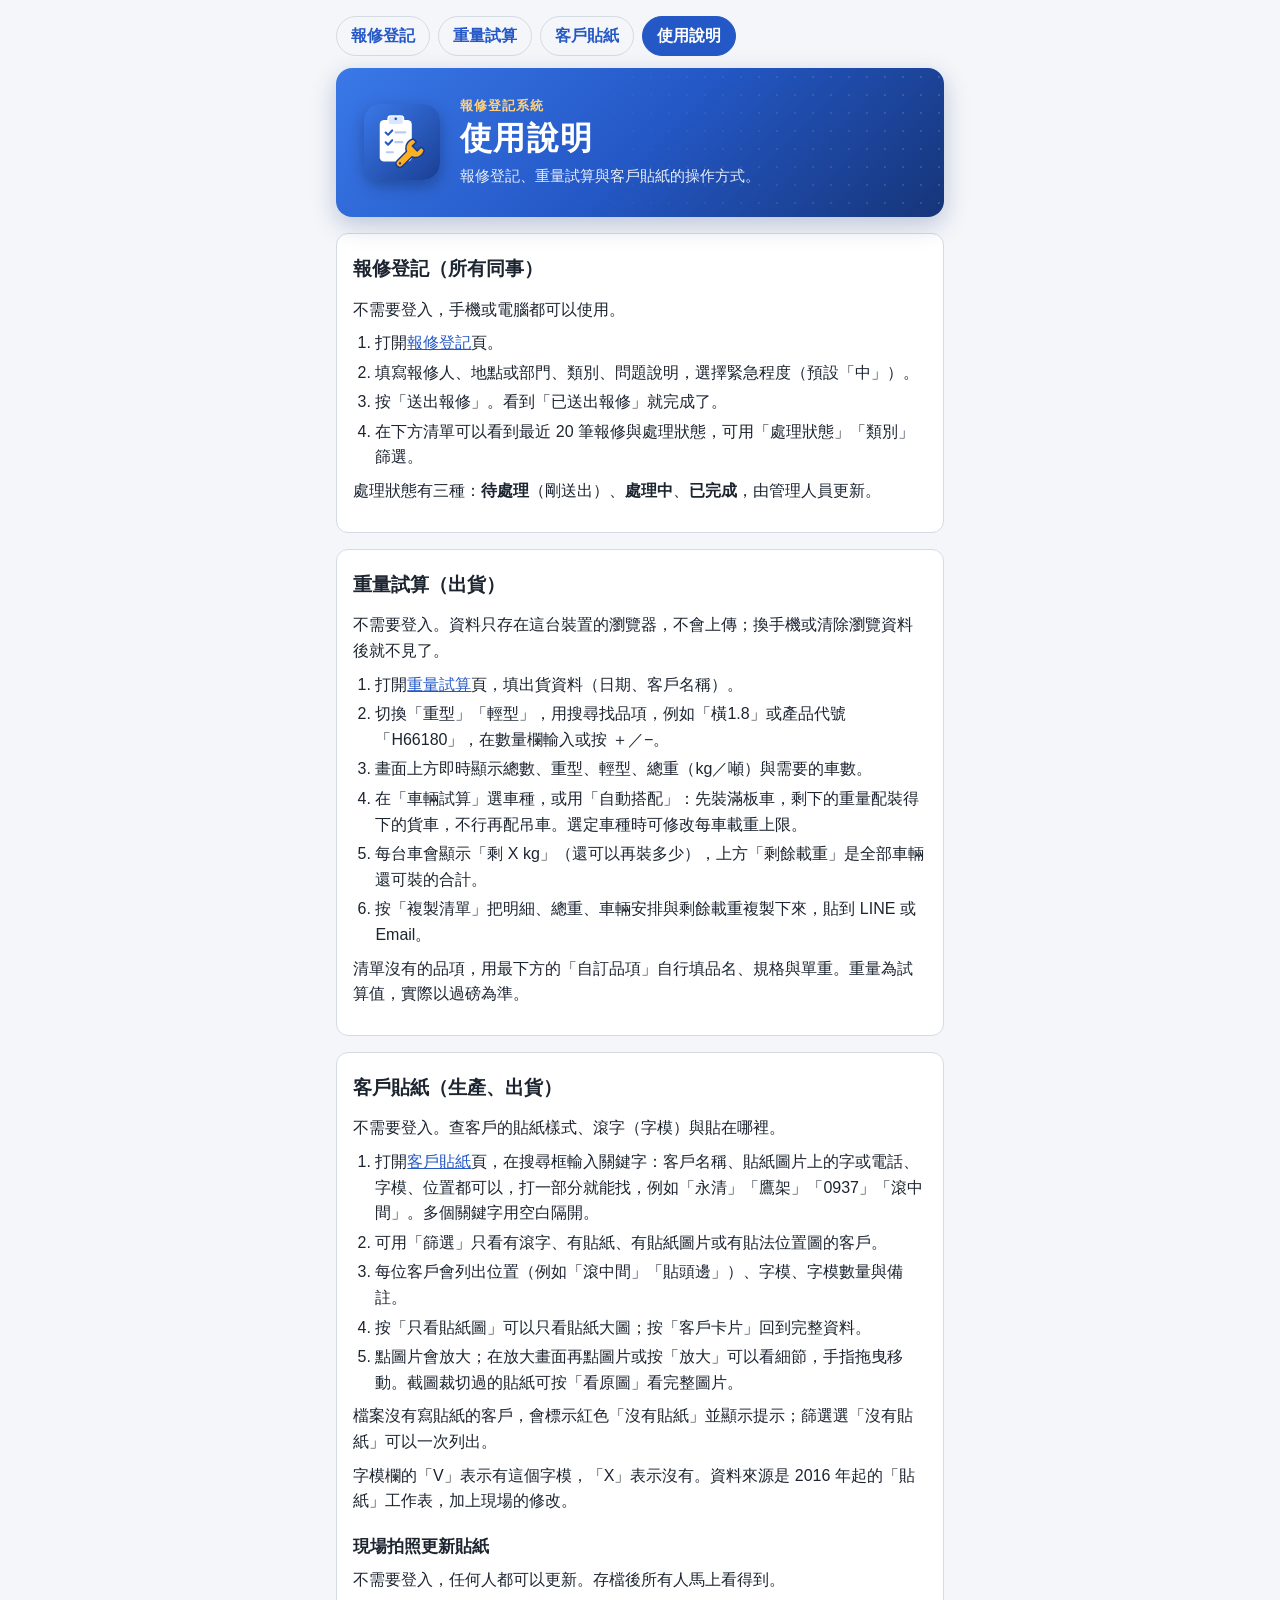
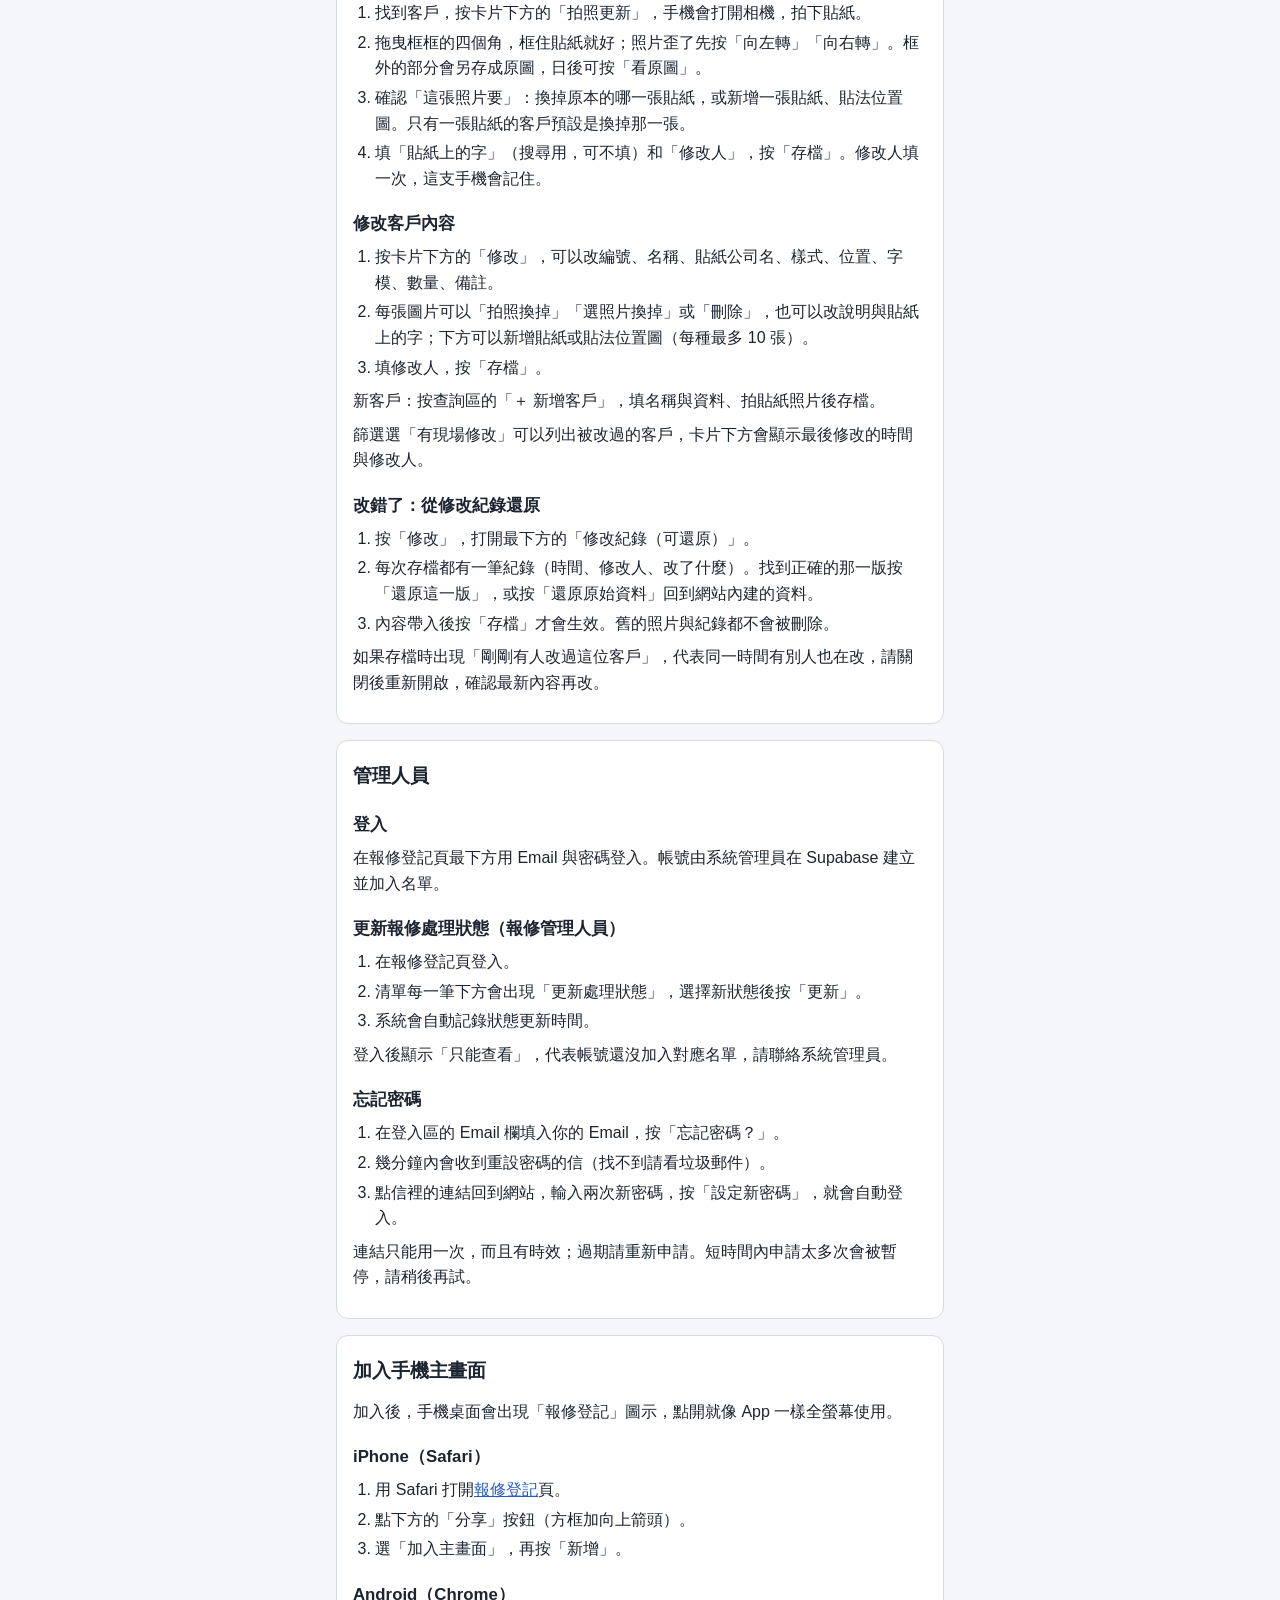
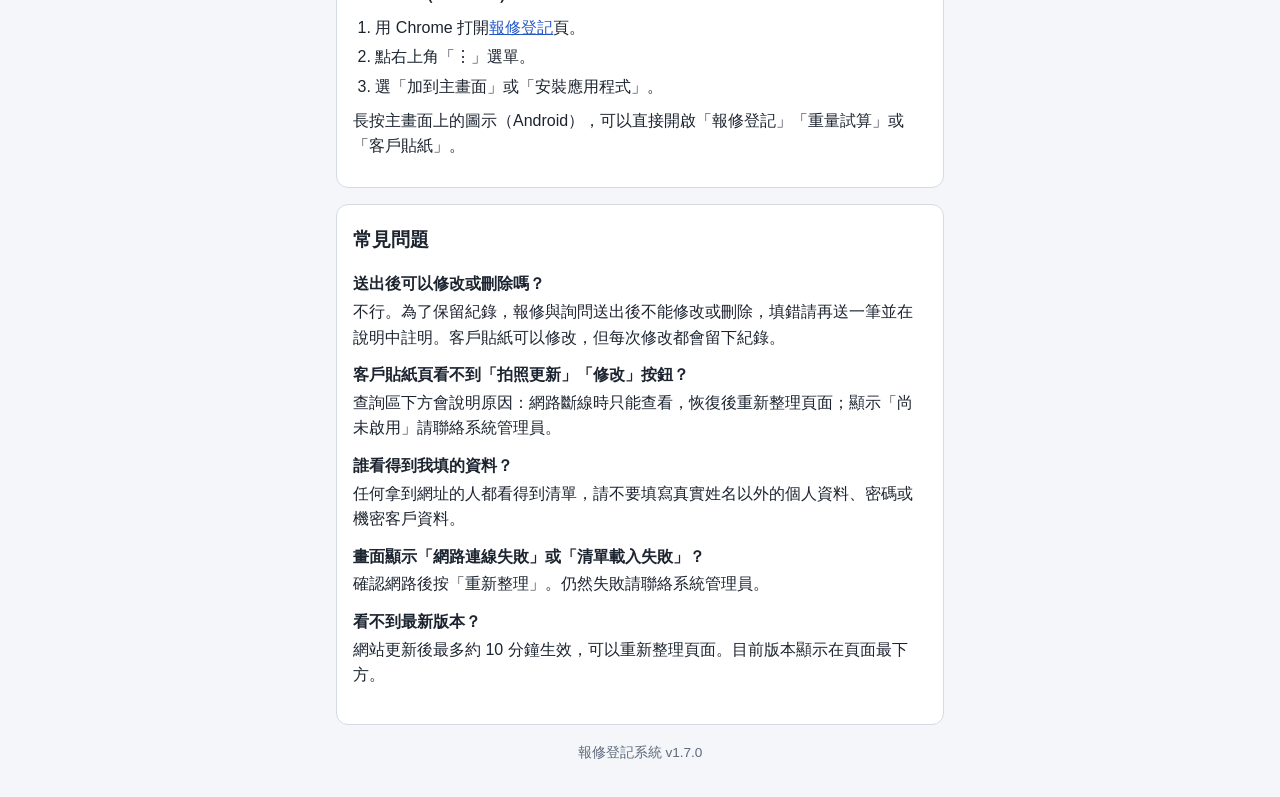
<file: help.html>
<!doctype html>
<html lang="zh-Hant-TW">
<head>
  <meta charset="utf-8">
  <meta name="viewport" content="width=device-width, initial-scale=1, viewport-fit=cover">
  <meta http-equiv="Content-Security-Policy"
        content="default-src 'self'; script-src 'self'; style-src 'self'; img-src 'self' data:; base-uri 'none'; form-action 'none'">
  <meta name="color-scheme" content="light dark">
  <title>使用說明</title>
  <meta name="description" content="報修登記、重量試算、客戶貼紙與管理人員的操作說明。">
  <meta name="theme-color" content="#2458c6">
  <link rel="icon" href="favicon.svg?v=1.7.0" type="image/svg+xml">
  <link rel="apple-touch-icon" href="apple-touch-icon.png?v=1.7.0">
  <link rel="manifest" href="manifest.webmanifest?v=1.7.0">
  <meta name="apple-mobile-web-app-title" content="報修登記">
  <meta property="og:type" content="website">
  <meta property="og:locale" content="zh_TW">
  <meta property="og:site_name" content="報修登記系統">
  <meta property="og:title" content="報修登記系統｜使用說明">
  <meta property="og:description" content="報修登記、重量試算、客戶貼紙與管理人員的操作說明。">
  <meta property="og:url" content="https://3j1683.github.io/MSTUNG/help.html">
  <meta property="og:image" content="https://3j1683.github.io/MSTUNG/og-image.png">
  <meta property="og:image:width" content="1200">
  <meta property="og:image:height" content="630">
  <meta property="og:image:alt" content="報修登記系統：報修登記與處理進度">
  <meta name="twitter:card" content="summary_large_image">
  <link rel="stylesheet" href="style.css?v=1.7.0">
</head>
<body>
  <header class="site-header">
    <nav class="site-nav" aria-label="頁面切換">
      <a href="./">報修登記</a>
      <a href="weight.html">重量試算</a>
      <a href="stickers.html">客戶貼紙</a>
      <a href="help.html" aria-current="page">使用說明</a>
    </nav>
    <div class="hero">
      <img class="hero-icon" src="favicon.svg?v=1.7.0" alt="" width="64" height="64">
      <div class="hero-text">
        <p class="hero-kicker">報修登記系統</p>
        <h1>使用說明</h1>
        <p class="subtitle">報修登記、重量試算與客戶貼紙的操作方式。</p>
      </div>
    </div>
  </header>

  <main>
    <section class="card help" aria-labelledby="h-repair">
      <h2 id="h-repair">報修登記（所有同事）</h2>
      <p>不需要登入，手機或電腦都可以使用。</p>
      <ol>
        <li>打開<a href="./">報修登記</a>頁。</li>
        <li>填寫報修人、地點或部門、類別、問題說明，選擇緊急程度（預設「中」）。</li>
        <li>按「送出報修」。看到「已送出報修」就完成了。</li>
        <li>在下方清單可以看到最近 20 筆報修與處理狀態，可用「處理狀態」「類別」篩選。</li>
      </ol>
      <p>處理狀態有三種：<strong>待處理</strong>（剛送出）、<strong>處理中</strong>、<strong>已完成</strong>，由管理人員更新。</p>
    </section>

    <section class="card help" aria-labelledby="h-weight">
      <h2 id="h-weight">重量試算（出貨）</h2>
      <p>不需要登入。資料只存在這台裝置的瀏覽器，不會上傳；換手機或清除瀏覽資料後就不見了。</p>
      <ol>
        <li>打開<a href="weight.html">重量試算</a>頁，填出貨資料（日期、客戶名稱）。</li>
        <li>切換「重型」「輕型」，用搜尋找品項，例如「橫1.8」或產品代號「H66180」，在數量欄輸入或按 ＋／−。</li>
        <li>畫面上方即時顯示總數、重型、輕型、總重（kg／噸）與需要的車數。</li>
        <li>在「車輛試算」選車種，或用「自動搭配」：先裝滿板車，剩下的重量配裝得下的貨車，不行再配吊車。選定車種時可修改每車載重上限。</li>
        <li>每台車會顯示「剩 X kg」（還可以再裝多少），上方「剩餘載重」是全部車輛還可裝的合計。</li>
        <li>按「複製清單」把明細、總重、車輛安排與剩餘載重複製下來，貼到 LINE 或 Email。</li>
      </ol>
      <p>清單沒有的品項，用最下方的「自訂品項」自行填品名、規格與單重。重量為試算值，實際以過磅為準。</p>
    </section>

    <section class="card help" aria-labelledby="h-stickers">
      <h2 id="h-stickers">客戶貼紙（生產、出貨）</h2>
      <p>不需要登入。查客戶的貼紙樣式、滾字（字模）與貼在哪裡。</p>
      <ol>
        <li>打開<a href="stickers.html">客戶貼紙</a>頁，在搜尋框輸入關鍵字：客戶名稱、貼紙圖片上的字或電話、字模、位置都可以，打一部分就能找，例如「永清」「鷹架」「0937」「滾中間」。多個關鍵字用空白隔開。</li>
        <li>可用「篩選」只看有滾字、有貼紙、有貼紙圖片或有貼法位置圖的客戶。</li>
        <li>每位客戶會列出位置（例如「滾中間」「貼頭邊」）、字模、字模數量與備註。</li>
        <li>按「只看貼紙圖」可以只看貼紙大圖；按「客戶卡片」回到完整資料。</li>
        <li>點圖片會放大；在放大畫面再點圖片或按「放大」可以看細節，手指拖曳移動。截圖裁切過的貼紙可按「看原圖」看完整圖片。</li>
      </ol>
      <p>檔案沒有寫貼紙的客戶，會標示紅色「沒有貼紙」並顯示提示；篩選選「沒有貼紙」可以一次列出。</p>
      <p>字模欄的「V」表示有這個字模，「X」表示沒有。資料來源是 2016 年起的「貼紙」工作表，加上現場的修改。</p>

      <h3>現場拍照更新貼紙</h3>
      <p>不需要登入，任何人都可以更新。存檔後所有人馬上看得到。</p>
      <ol>
        <li>找到客戶，按卡片下方的「拍照更新」，手機會打開相機，拍下貼紙。</li>
        <li>拖曳框框的四個角，框住貼紙就好；照片歪了先按「向左轉」「向右轉」。框外的部分會另存成原圖，日後可按「看原圖」。</li>
        <li>確認「這張照片要」：換掉原本的哪一張貼紙，或新增一張貼紙、貼法位置圖。只有一張貼紙的客戶預設是換掉那一張。</li>
        <li>填「貼紙上的字」（搜尋用，可不填）和「修改人」，按「存檔」。修改人填一次，這支手機會記住。</li>
      </ol>

      <h3>修改客戶內容</h3>
      <ol>
        <li>按卡片下方的「修改」，可以改編號、名稱、貼紙公司名、樣式、位置、字模、數量、備註。</li>
        <li>每張圖片可以「拍照換掉」「選照片換掉」或「刪除」，也可以改說明與貼紙上的字；下方可以新增貼紙或貼法位置圖（每種最多 10 張）。</li>
        <li>填修改人，按「存檔」。</li>
      </ol>
      <p>新客戶：按查詢區的「＋ 新增客戶」，填名稱與資料、拍貼紙照片後存檔。</p>
      <p>篩選選「有現場修改」可以列出被改過的客戶，卡片下方會顯示最後修改的時間與修改人。</p>

      <h3>改錯了：從修改紀錄還原</h3>
      <ol>
        <li>按「修改」，打開最下方的「修改紀錄（可還原）」。</li>
        <li>每次存檔都有一筆紀錄（時間、修改人、改了什麼）。找到正確的那一版按「還原這一版」，或按「還原原始資料」回到網站內建的資料。</li>
        <li>內容帶入後按「存檔」才會生效。舊的照片與紀錄都不會被刪除。</li>
      </ol>
      <p>如果存檔時出現「剛剛有人改過這位客戶」，代表同一時間有別人也在改，請關閉後重新開啟，確認最新內容再改。</p>
    </section>

    <section class="card help" aria-labelledby="h-staff">
      <h2 id="h-staff">管理人員</h2>
      <h3>登入</h3>
      <p>在報修登記頁最下方用 Email 與密碼登入。帳號由系統管理員在 Supabase 建立並加入名單。</p>
      <h3>更新報修處理狀態（報修管理人員）</h3>
      <ol>
        <li>在報修登記頁登入。</li>
        <li>清單每一筆下方會出現「更新處理狀態」，選擇新狀態後按「更新」。</li>
        <li>系統會自動記錄狀態更新時間。</li>
      </ol>
      <p>登入後顯示「只能查看」，代表帳號還沒加入對應名單，請聯絡系統管理員。</p>
      <h3>忘記密碼</h3>
      <ol>
        <li>在登入區的 Email 欄填入你的 Email，按「忘記密碼？」。</li>
        <li>幾分鐘內會收到重設密碼的信（找不到請看垃圾郵件）。</li>
        <li>點信裡的連結回到網站，輸入兩次新密碼，按「設定新密碼」，就會自動登入。</li>
      </ol>
      <p>連結只能用一次，而且有時效；過期請重新申請。短時間內申請太多次會被暫停，請稍後再試。</p>
    </section>

    <section class="card help" aria-labelledby="h-install">
      <h2 id="h-install">加入手機主畫面</h2>
      <p>加入後，手機桌面會出現「報修登記」圖示，點開就像 App 一樣全螢幕使用。</p>
      <h3>iPhone（Safari）</h3>
      <ol>
        <li>用 Safari 打開<a href="./">報修登記</a>頁。</li>
        <li>點下方的「分享」按鈕（方框加向上箭頭）。</li>
        <li>選「加入主畫面」，再按「新增」。</li>
      </ol>
      <h3>Android（Chrome）</h3>
      <ol>
        <li>用 Chrome 打開<a href="./">報修登記</a>頁。</li>
        <li>點右上角「⋮」選單。</li>
        <li>選「加到主畫面」或「安裝應用程式」。</li>
      </ol>
      <p>長按主畫面上的圖示（Android），可以直接開啟「報修登記」「重量試算」或「客戶貼紙」。</p>
    </section>

    <section class="card help" aria-labelledby="h-faq">
      <h2 id="h-faq">常見問題</h2>
      <dl>
        <dt>送出後可以修改或刪除嗎？</dt>
        <dd>不行。為了保留紀錄，報修與詢問送出後不能修改或刪除，填錯請再送一筆並在說明中註明。客戶貼紙可以修改，但每次修改都會留下紀錄。</dd>
        <dt>客戶貼紙頁看不到「拍照更新」「修改」按鈕？</dt>
        <dd>查詢區下方會說明原因：網路斷線時只能查看，恢復後重新整理頁面；顯示「尚未啟用」請聯絡系統管理員。</dd>
        <dt>誰看得到我填的資料？</dt>
        <dd>任何拿到網址的人都看得到清單，請不要填寫真實姓名以外的個人資料、密碼或機密客戶資料。</dd>
        <dt>畫面顯示「網路連線失敗」或「清單載入失敗」？</dt>
        <dd>確認網路後按「重新整理」。仍然失敗請聯絡系統管理員。</dd>
        <dt>看不到最新版本？</dt>
        <dd>網站更新後最多約 10 分鐘生效，可以重新整理頁面。目前版本顯示在頁面最下方。</dd>
      </dl>
    </section>
  </main>

  <footer class="site-footer">
    報修登記系統 <span id="app-version">v1.7.0</span>
  </footer>
</body>
</html>
</file>
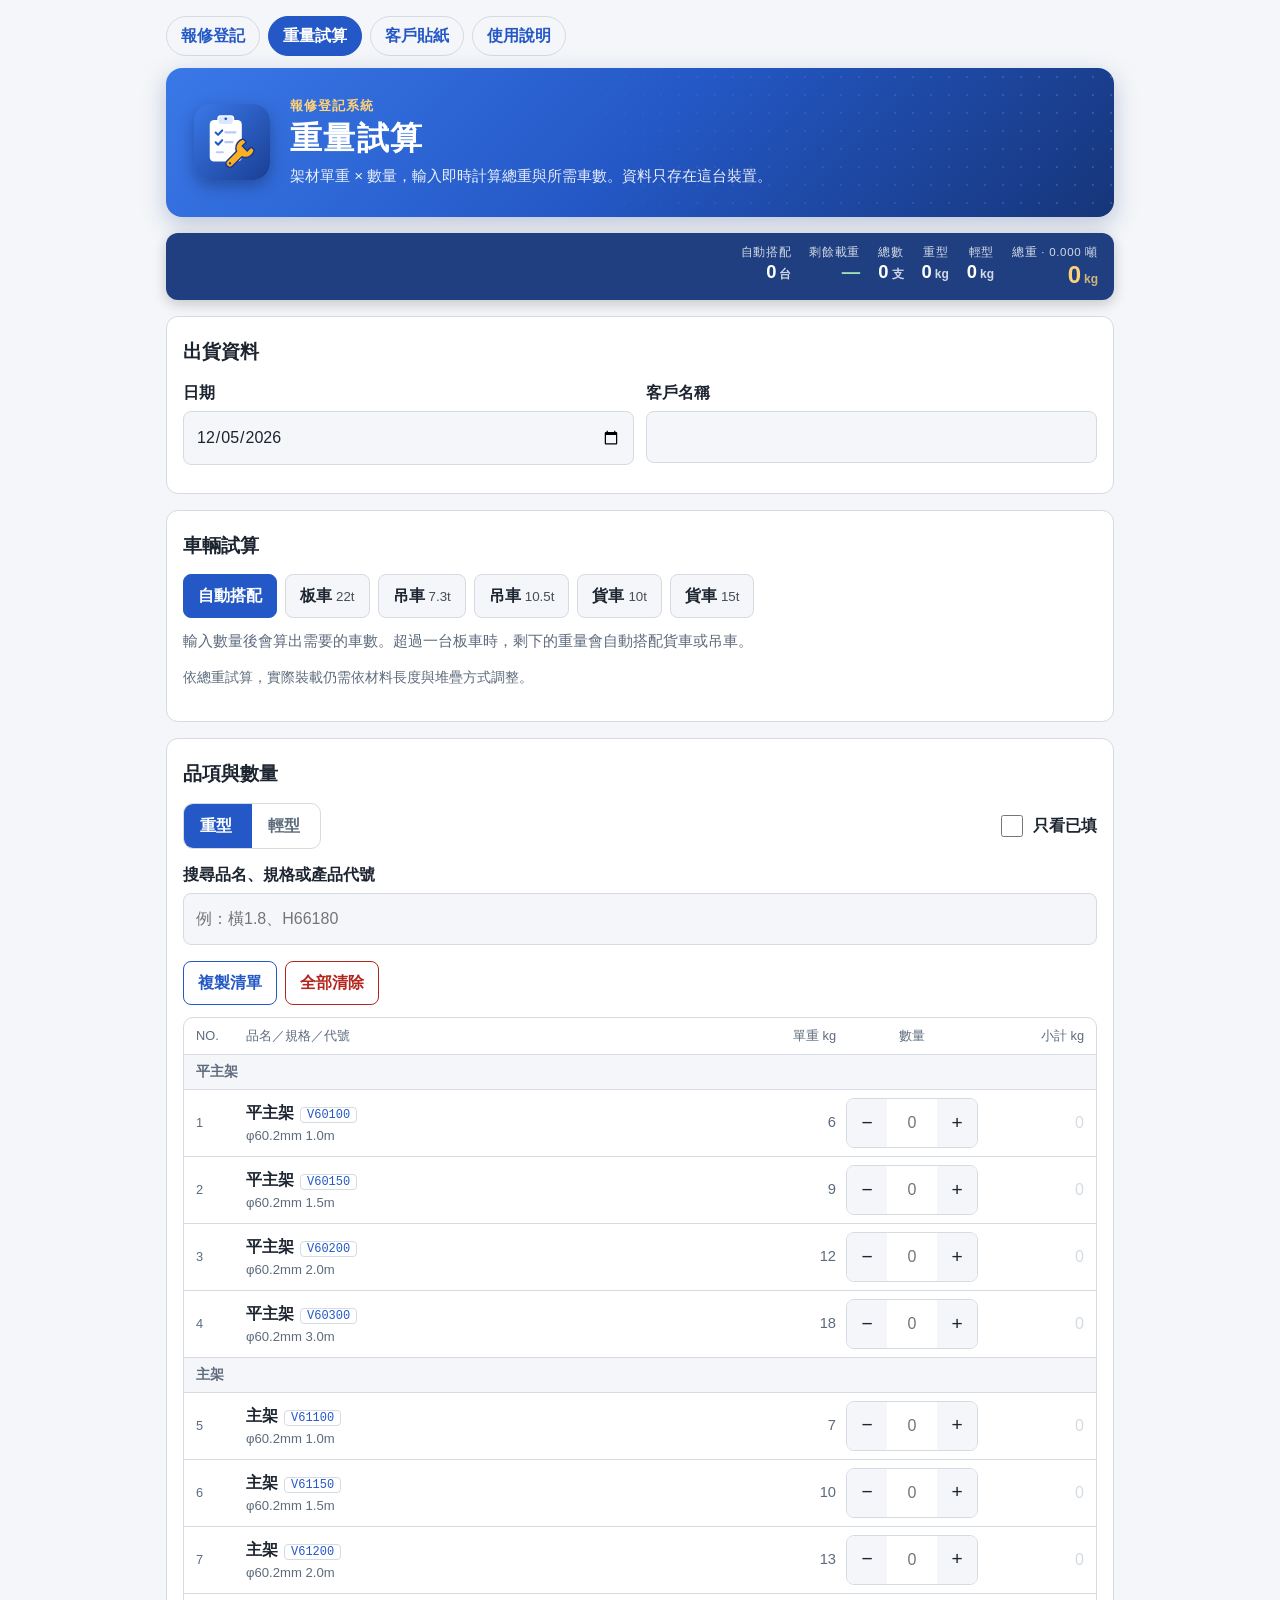
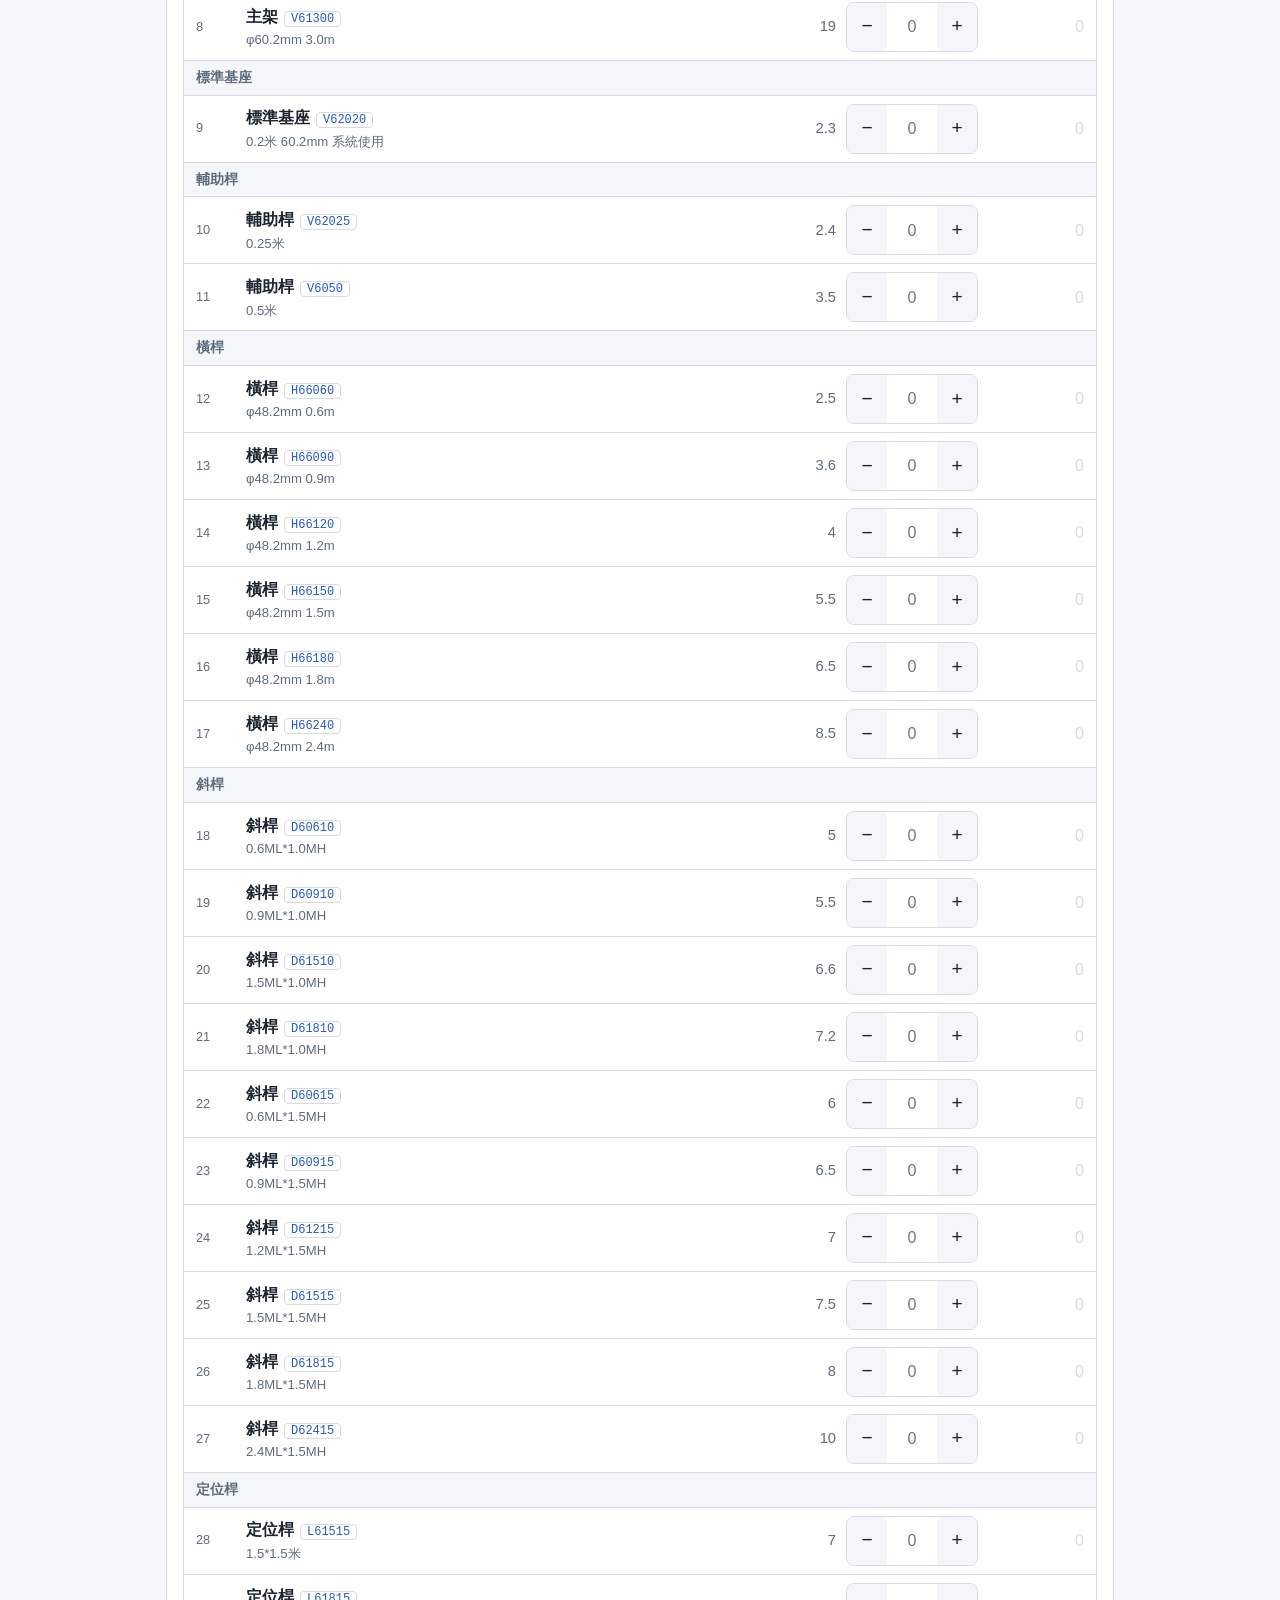
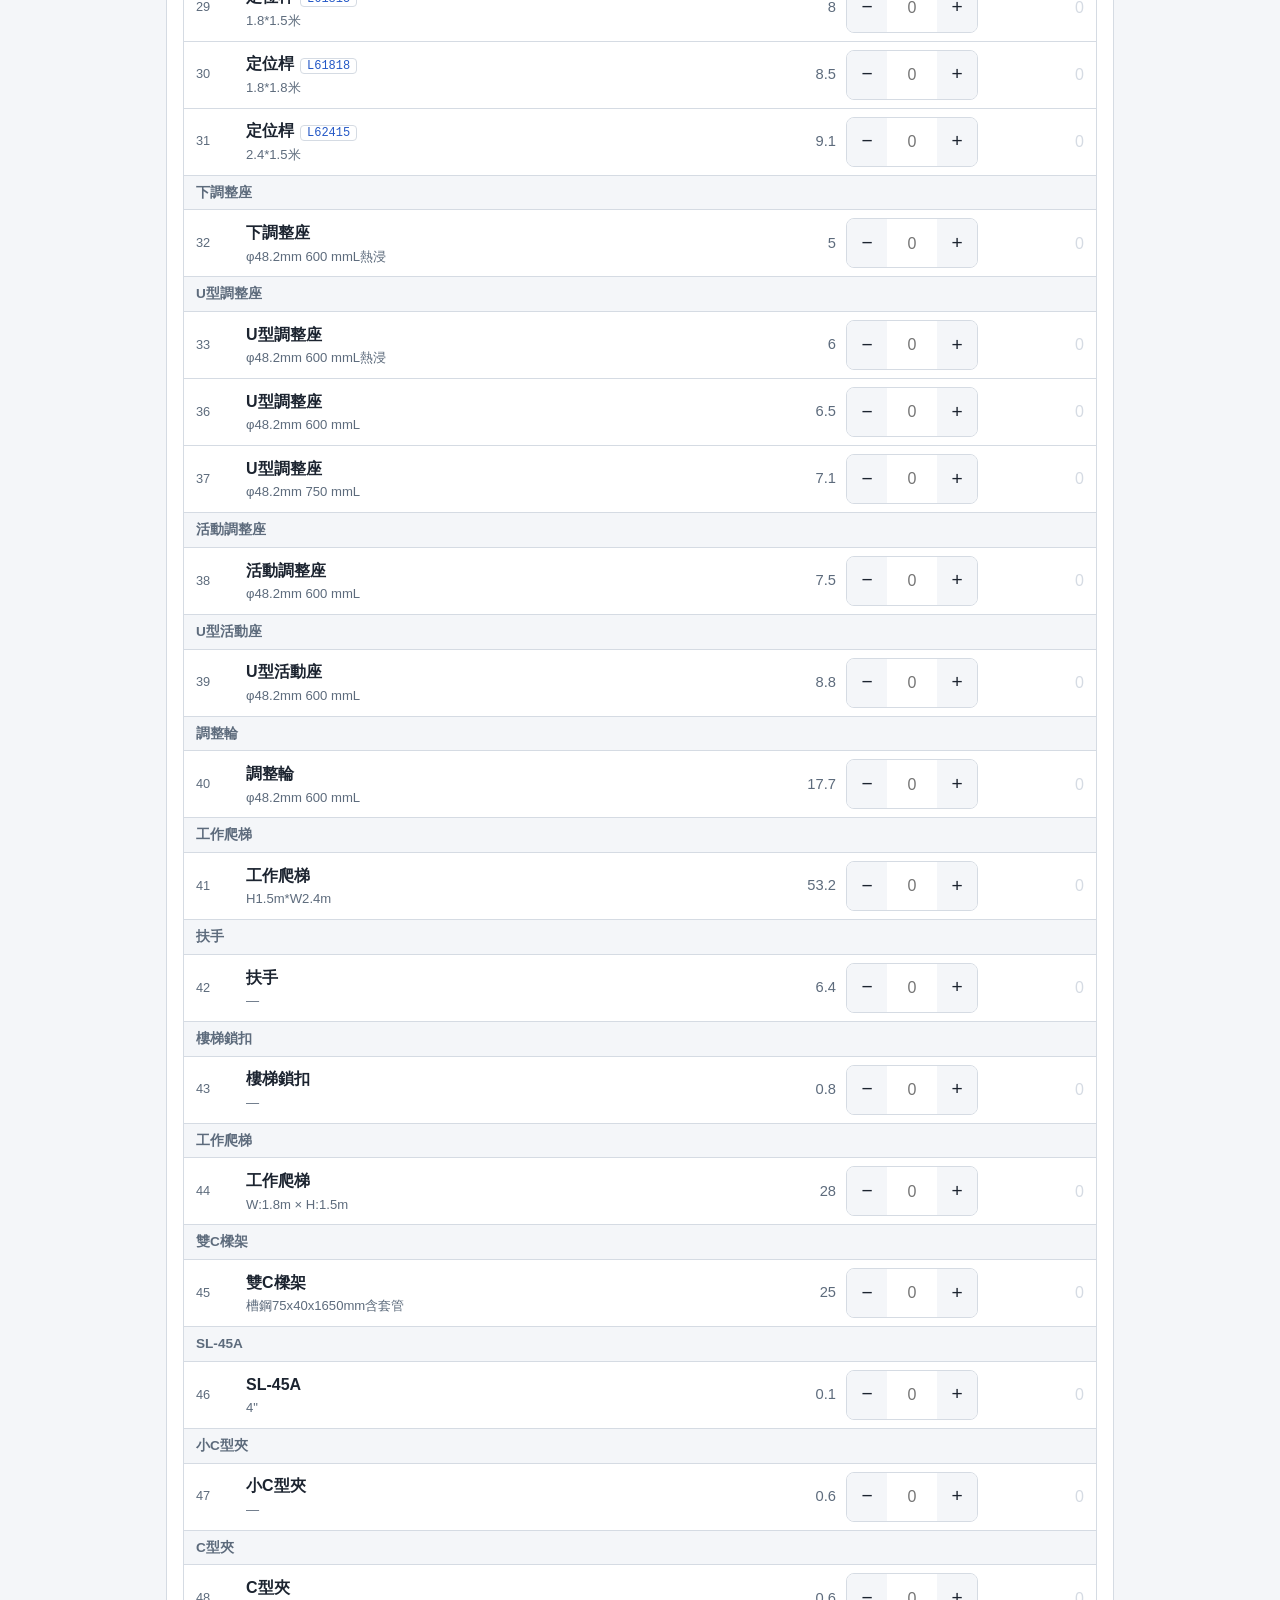
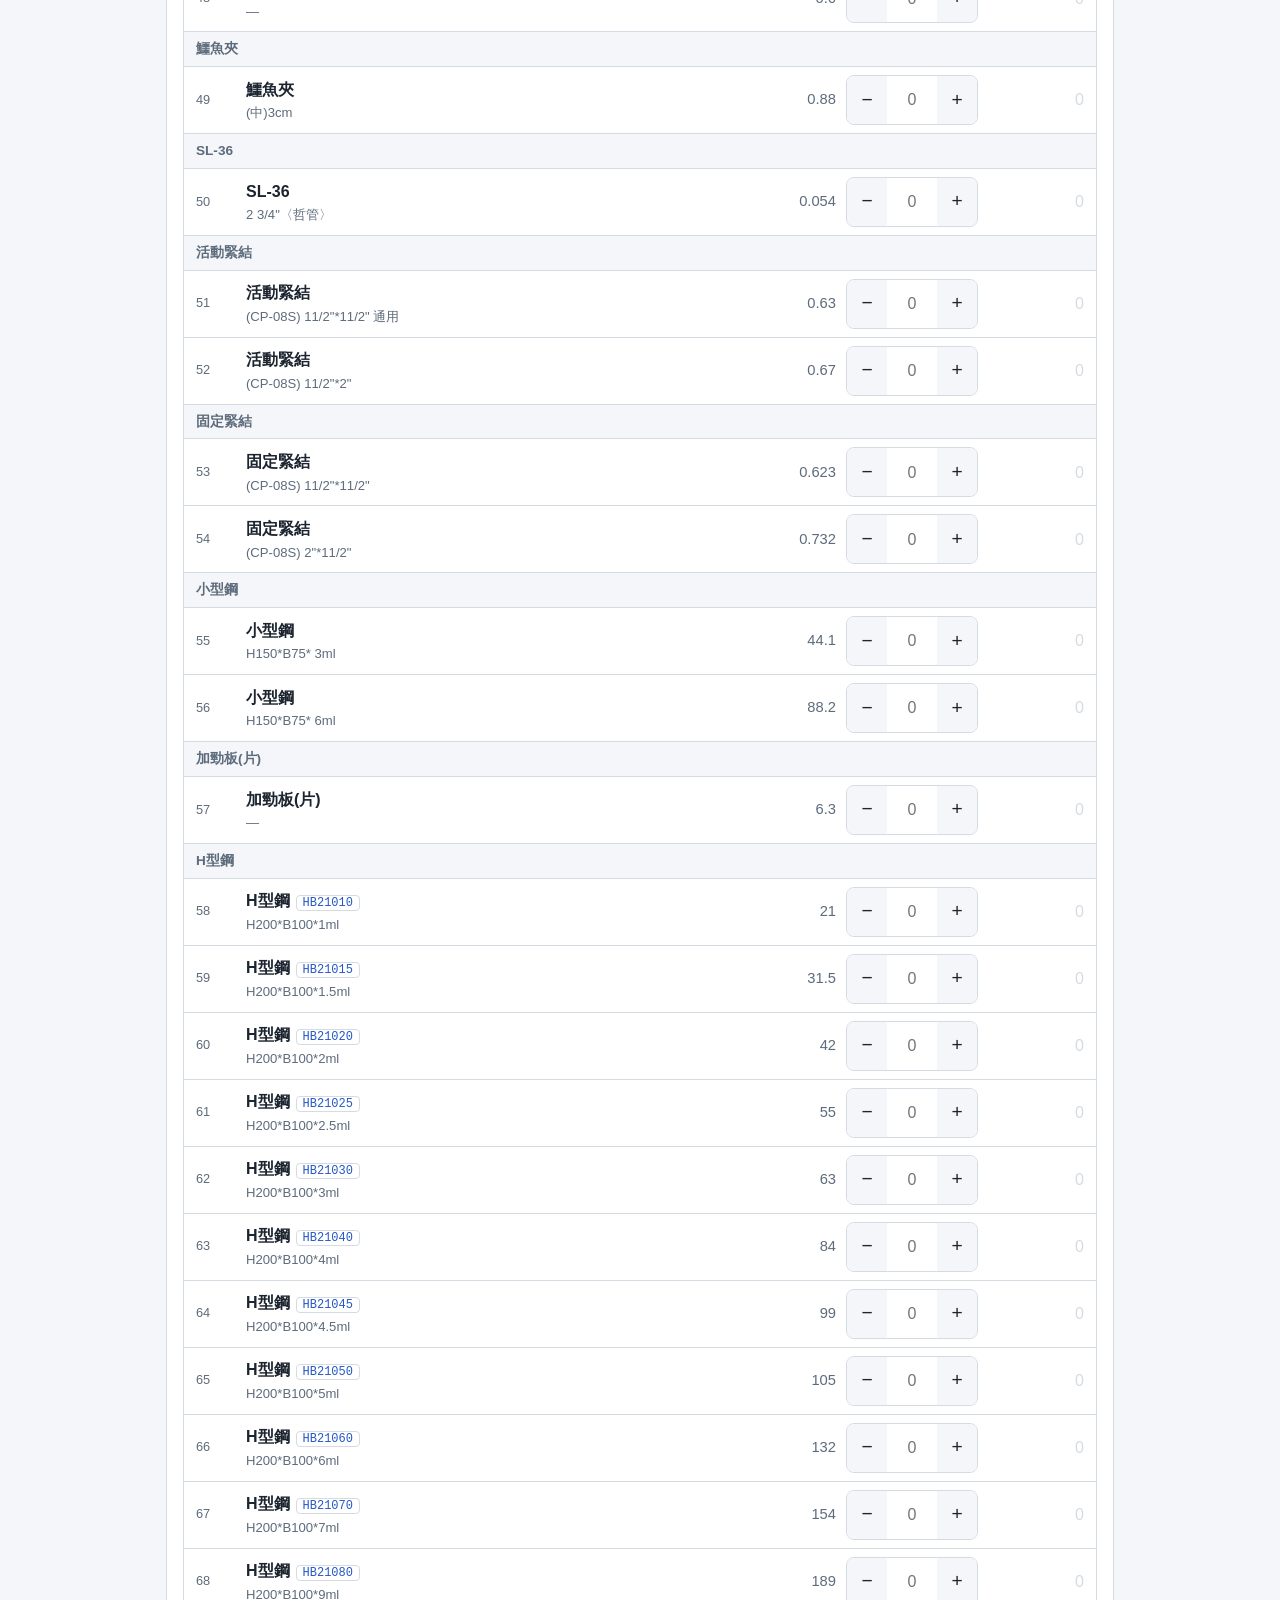
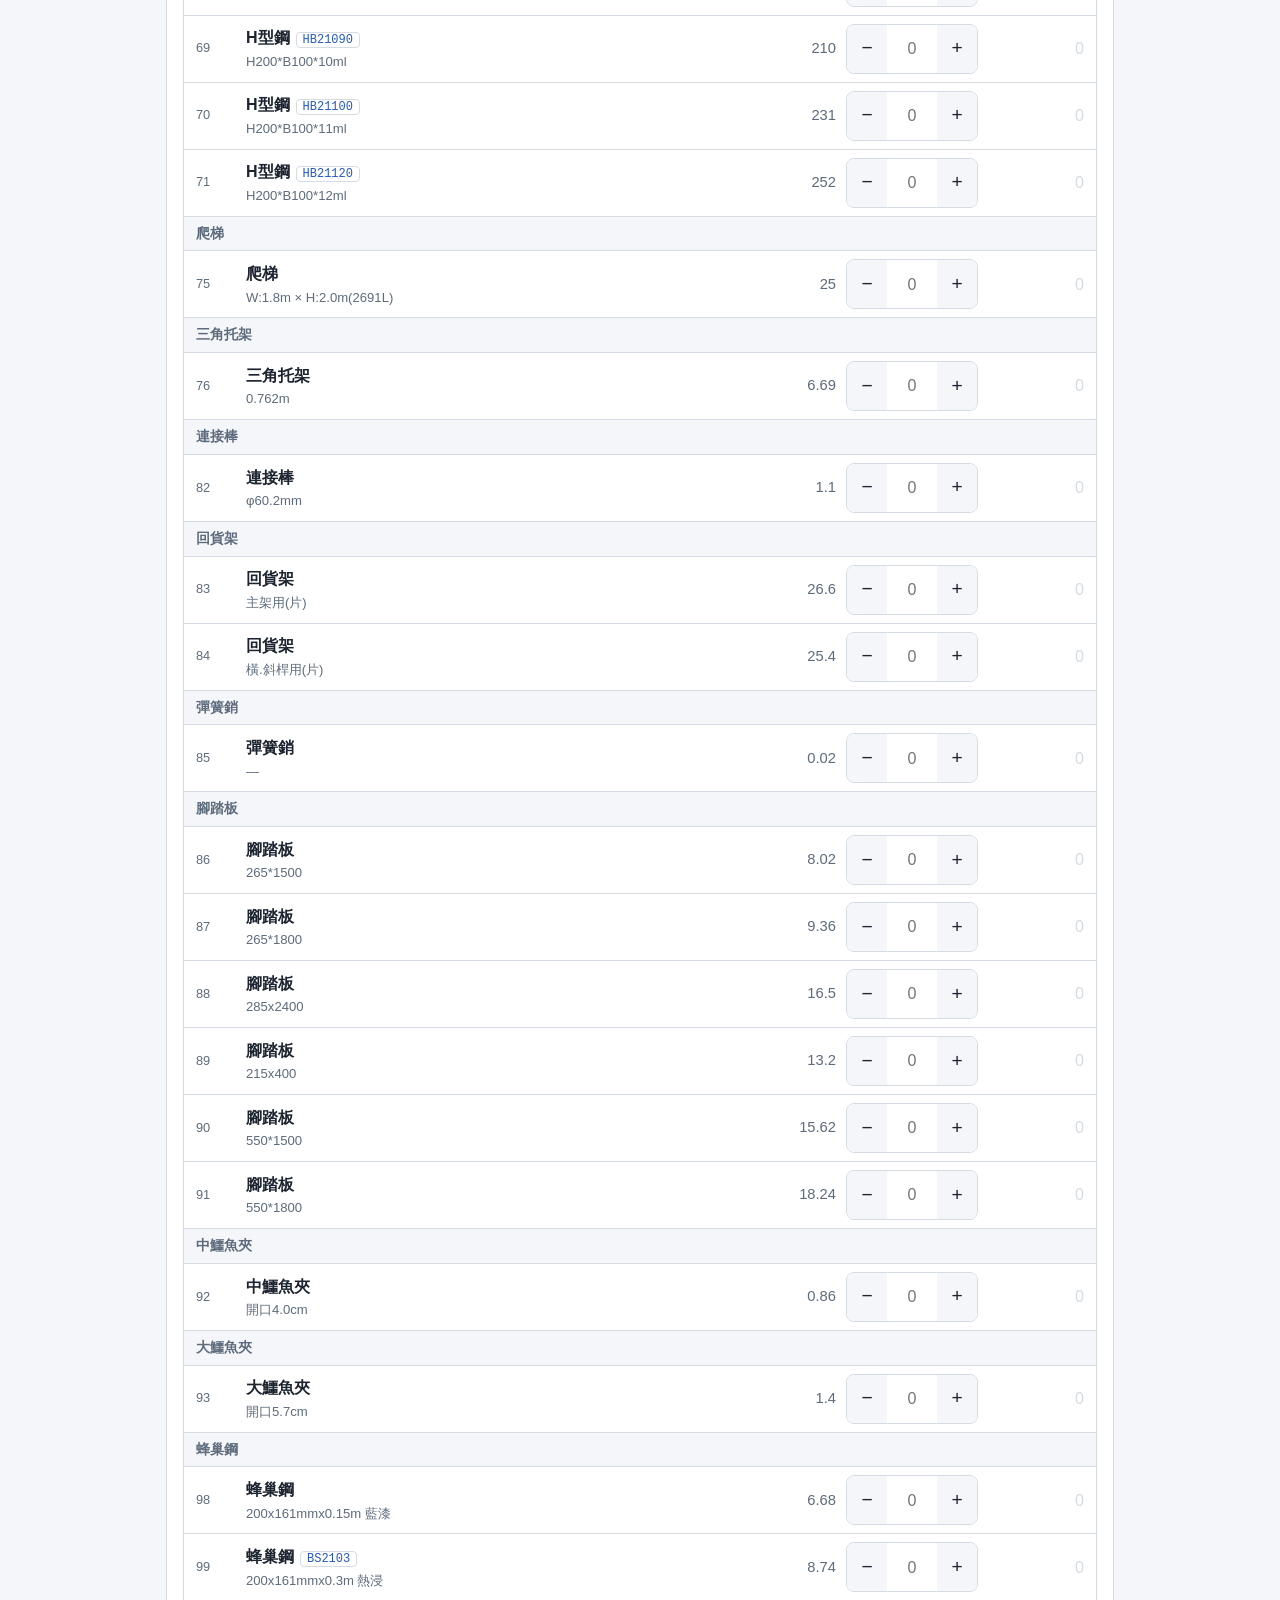
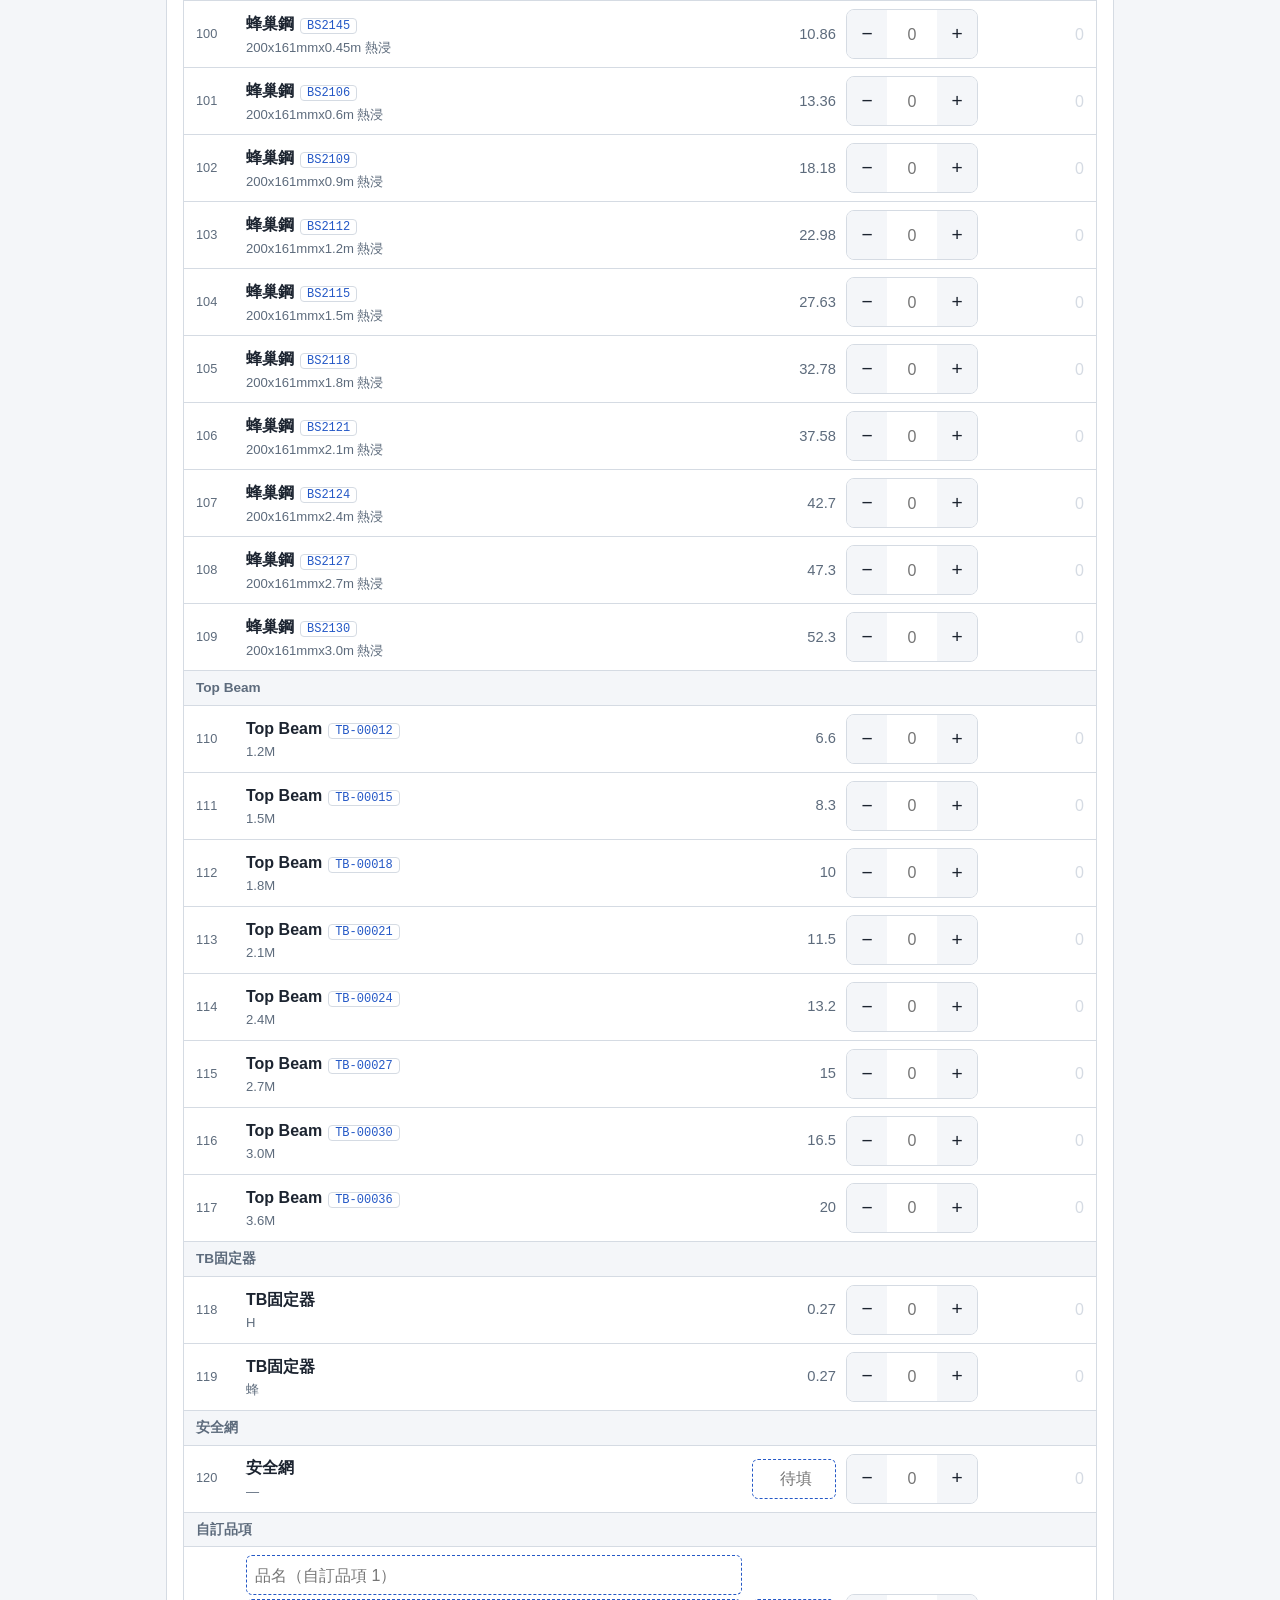
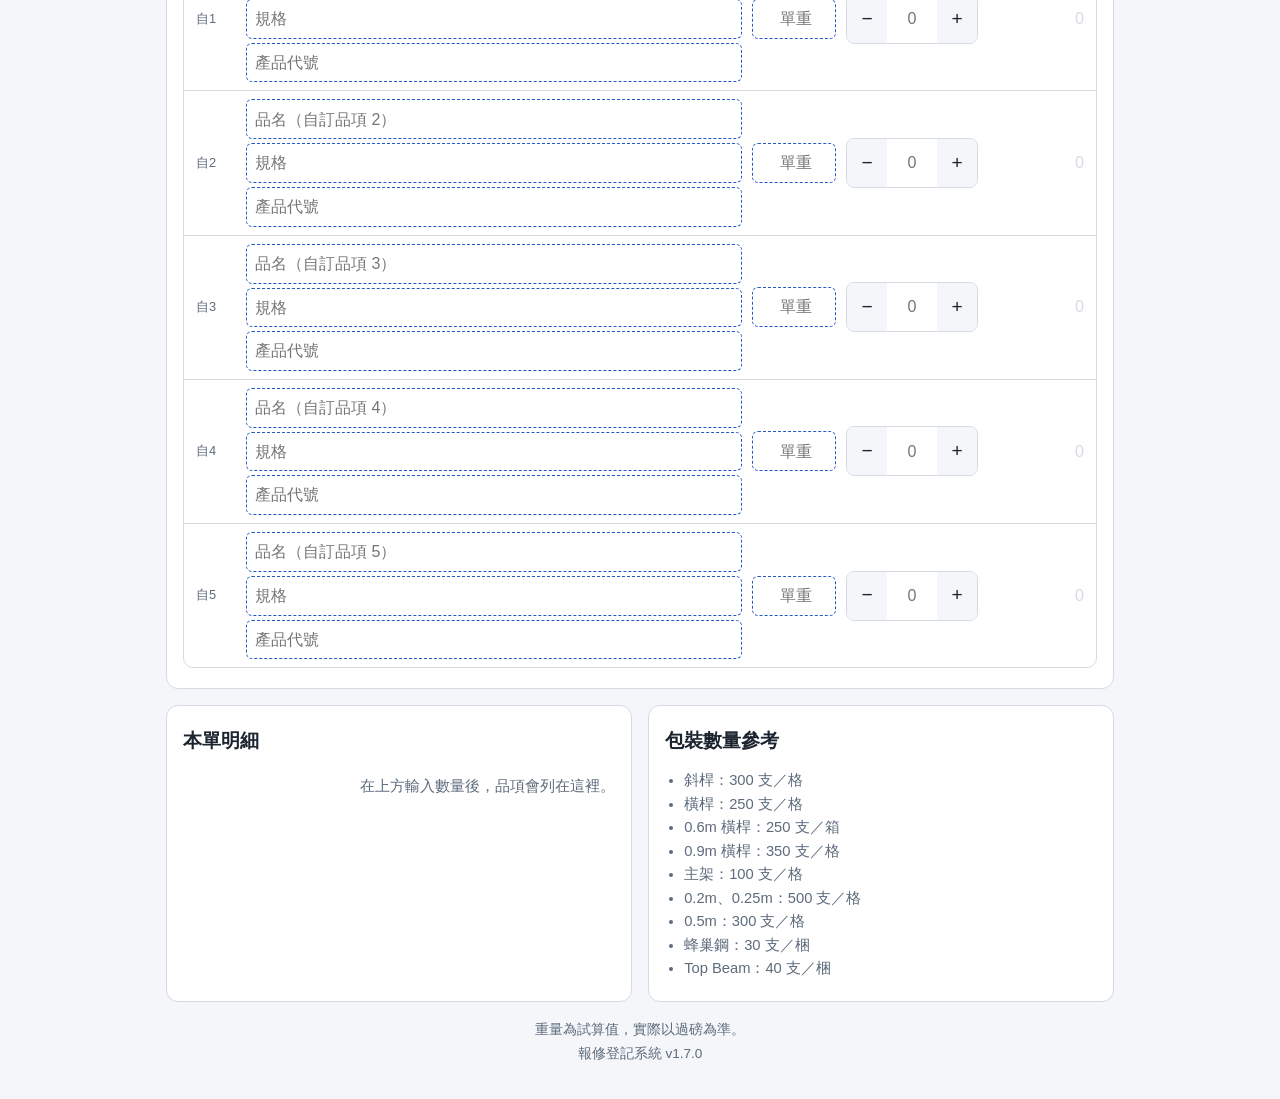
<file: weight.html>
<!doctype html>
<html lang="zh-Hant-TW">
<head>
  <meta charset="utf-8">
  <meta name="viewport" content="width=device-width, initial-scale=1, viewport-fit=cover">
  <meta http-equiv="Content-Security-Policy"
        content="default-src 'self'; script-src 'self'; style-src 'self'; img-src 'self' data:; connect-src 'none'; base-uri 'none'; form-action 'none'">
  <meta name="color-scheme" content="light dark">
  <title>重量試算</title>
  <meta name="description" content="架材單重 × 數量，即時計算總重與所需車數。">
  <meta name="theme-color" content="#2458c6">
  <link rel="icon" href="favicon.svg?v=1.7.0" type="image/svg+xml">
  <link rel="apple-touch-icon" href="apple-touch-icon.png?v=1.7.0">
  <link rel="manifest" href="manifest.webmanifest?v=1.7.0">
  <meta name="apple-mobile-web-app-title" content="報修登記">
  <meta property="og:type" content="website">
  <meta property="og:locale" content="zh_TW">
  <meta property="og:site_name" content="報修登記系統">
  <meta property="og:title" content="報修登記系統｜重量試算">
  <meta property="og:description" content="架材單重 × 數量，即時計算總重與所需車數。">
  <meta property="og:url" content="https://3j1683.github.io/MSTUNG/weight.html">
  <meta property="og:image" content="https://3j1683.github.io/MSTUNG/og-image.png">
  <meta property="og:image:width" content="1200">
  <meta property="og:image:height" content="630">
  <meta property="og:image:alt" content="報修登記系統：報修登記與處理進度">
  <meta name="twitter:card" content="summary_large_image">
  <link rel="stylesheet" href="style.css?v=1.7.0">
</head>
<body class="page-wide">
  <header class="site-header">
    <nav class="site-nav" aria-label="頁面切換">
      <a href="./">報修登記</a>
      <a href="weight.html" aria-current="page">重量試算</a>
      <a href="stickers.html">客戶貼紙</a>
      <a href="help.html">使用說明</a>
    </nav>
    <div class="hero">
      <img class="hero-icon" src="favicon.svg?v=1.7.0" alt="" width="64" height="64">
      <div class="hero-text">
        <p class="hero-kicker">報修登記系統</p>
        <h1>重量試算</h1>
        <p class="subtitle">架材單重 × 數量，輸入即時計算總重與所需車數。資料只存在這台裝置。</p>
      </div>
    </div>
  </header>

  <!-- 固定在畫面上方的合計 -->
  <div class="w-totals" aria-live="polite">
    <div class="w-tot"><small id="t-truck-label">車數</small><b id="t-trucks">0<i>台</i></b></div>
    <div class="w-tot w-spare"><small>剩餘載重</small><b id="t-spare">—</b></div>
    <div class="w-tot w-tot-split"><small>總數</small><b id="t-count">0<i>支</i></b></div>
    <div class="w-tot w-tot-split"><small>重型</small><b id="t-heavy">0<i>kg</i></b></div>
    <div class="w-tot w-tot-split"><small>輕型</small><b id="t-light">0<i>kg</i></b></div>
    <div class="w-tot w-big"><small id="t-ton">總重 · 0.000 噸</small><b id="t-all">0<i>kg</i></b></div>
  </div>

  <main>
    <section class="card" aria-labelledby="ticket-title">
      <h2 id="ticket-title">出貨資料</h2>
      <div class="w-ticket">
        <div class="field"><label for="f-date">日期</label><input id="f-date" type="date"></div>
        <div class="field"><label for="f-cust">客戶名稱</label><input id="f-cust" type="text" maxlength="100"></div>
      </div>
    </section>

    <section class="card" aria-labelledby="fleet-title">
      <h2 id="fleet-title">車輛試算</h2>
      <div class="w-seg" role="group" aria-label="預計車種" id="truck-seg"></div>
      <div class="field w-cap" id="cap-wrap" hidden>
        <label for="f-cap">每車載重上限（噸）</label>
        <input id="f-cap" type="number" min="0" step="0.5" inputmode="decimal" placeholder="請輸入">
      </div>
      <div class="w-verdict" id="verdict"></div>
      <div class="w-trucks" id="trucks"></div>
      <p class="hint left">依總重試算，實際裝載仍需依材料長度與堆疊方式調整。</p>
    </section>

    <section class="card" aria-labelledby="items-title">
      <h2 id="items-title">品項與數量</h2>
      <div class="w-bar">
        <div class="w-tabs" role="tablist" aria-label="品項分類">
          <button type="button" role="tab" id="tab-heavy" data-k="heavy" aria-selected="true">重型 <span class="w-num" id="c-heavy"></span></button>
          <button type="button" role="tab" id="tab-light" data-k="light" aria-selected="false">輕型 <span class="w-num" id="c-light"></span></button>
        </div>
        <label class="check">
          <input id="only-filled" type="checkbox">
          <span>只看已填</span>
        </label>
      </div>
      <div class="field">
        <label for="q">搜尋品名、規格或產品代號</label>
        <input id="q" type="search" maxlength="50" placeholder="例：橫1.8、H66180" enterkeyhint="search">
      </div>
      <div class="w-actions">
        <button id="copy-btn" type="button" class="secondary">複製清單</button>
        <span id="clear-wrap"></span>
      </div>
      <div class="w-list" id="list" role="tabpanel" aria-labelledby="tab-heavy"></div>
    </section>

    <div class="w-notes">
      <section class="card" aria-labelledby="summary-title">
        <h2 id="summary-title">本單明細</h2>
        <table class="w-summary" id="summary"></table>
      </section>
      <section class="card" aria-labelledby="pack-title">
        <h2 id="pack-title">包裝數量參考</h2>
        <ul class="w-pack">
          <li>斜桿：300 支／格</li><li>橫桿：250 支／格</li><li>0.6m 橫桿：250 支／箱</li>
          <li>0.9m 橫桿：350 支／格</li><li>主架：100 支／格</li><li>0.2m、0.25m：500 支／格</li>
          <li>0.5m：300 支／格</li><li>蜂巢鋼：30 支／梱</li><li>Top Beam：40 支／梱</li>
        </ul>
      </section>
    </div>
  </main>

  <footer class="site-footer">
    重量為試算值，實際以過磅為準。<br>
    報修登記系統 <span id="app-version"></span>
  </footer>

  <div class="w-toast" id="toast" role="status"></div>

  <script src="common.js?v=1.7.0"></script>
  <script src="weight-data.js?v=1.7.0"></script>
  <script src="weight.js?v=1.7.0"></script>
</body>
</html>
</file>
<file: style.css>
:root {
  --bg: #f4f6f9;
  --card: #ffffff;
  --text: #1c2430;
  --muted: #5d6b7c;
  --border: #d5dbe3;
  --accent: #2458c6;
  --accent-text: #ffffff;
  --ok-bg: #e6f4ea;
  --ok-text: #1e6b34;
  --err-bg: #fdecea;
  --err-text: #a3261b;
  --low: #3c7d4f;
  --mid: #9a6a00;
  --high: #b3261e;
  --radius: 12px;
}

@media (prefers-color-scheme: dark) {
  :root {
    --bg: #12161c;
    --card: #1b212a;
    --text: #e6eaf0;
    --muted: #9aa6b5;
    --border: #2f3946;
    --accent: #6d9bff;
    --accent-text: #0d1320;
    --ok-bg: #173323;
    --ok-text: #8fd6a4;
    --err-bg: #3a1a18;
    --err-text: #f2a39b;
    --low: #7bc58f;
    --mid: #e0b44d;
    --high: #f08a80;
  }
}

* { box-sizing: border-box; }

body {
  margin: 0;
  background: var(--bg);
  color: var(--text);
  font-family: -apple-system, BlinkMacSystemFont, "PingFang TC", "Noto Sans TC",
               "Microsoft JhengHei", sans-serif;
  line-height: 1.6;
  -webkit-text-size-adjust: 100%;
}

.site-header,
main,
.site-footer {
  max-width: 640px;
  margin: 0 auto;
  padding-left: max(16px, env(safe-area-inset-left));
  padding-right: max(16px, env(safe-area-inset-right));
}

.site-header { padding-top: 16px; }
h1 { margin: 0; font-size: 1.6rem; }
h2 { margin: 0 0 12px; font-size: 1.2rem; }
.subtitle { margin: 4px 0 16px; color: var(--muted); }

/* 頁首封面橫幅 */
.hero {
  position: relative;
  overflow: hidden;
  display: flex;
  align-items: center;
  gap: 16px;
  margin-bottom: 16px;
  padding: 22px 20px;
  border-radius: 16px;
  color: #ffffff;
  background: linear-gradient(135deg, #3a78e8 0%, #2458c6 50%, #163579 100%);
  box-shadow: 0 8px 24px rgba(22, 53, 121, 0.25);
}
.hero::after {
  /* 右側點狀紋理 */
  content: "";
  position: absolute;
  inset: 0;
  background-image: radial-gradient(rgba(255, 255, 255, 0.14) 1.5px, transparent 1.5px);
  background-size: 18px 18px;
  -webkit-mask-image: linear-gradient(90deg, transparent 35%, #000 100%);
  mask-image: linear-gradient(90deg, transparent 35%, #000 100%);
  pointer-events: none;
}
.hero-icon {
  position: relative;
  z-index: 1;
  flex: none;
  width: 64px;
  height: 64px;
  border-radius: 14px;
  box-shadow: 0 6px 16px rgba(0, 0, 0, 0.28);
}
.hero-text { position: relative; z-index: 1; min-width: 0; }
.hero-kicker {
  margin: 0 0 2px;
  font-size: 0.8rem;
  font-weight: 700;
  letter-spacing: 0.08em;
  color: #ffd27a;
}
.hero h1 { font-size: 1.7rem; line-height: 1.25; letter-spacing: 0.04em; }
.hero .subtitle { margin: 6px 0 0; color: rgba(255, 255, 255, 0.9); font-size: 0.95rem; }

@media (min-width: 560px) {
  .hero { padding: 28px 28px; gap: 20px; }
  .hero-icon { width: 76px; height: 76px; border-radius: 17px; }
  .hero h1 { font-size: 2rem; }
}

.card {
  background: var(--card);
  border: 1px solid var(--border);
  border-radius: var(--radius);
  padding: 20px 16px;
  margin-bottom: 16px;
}

.field { margin: 0 0 16px; padding: 0; border: 0; min-width: 0; }

label,
legend {
  display: block;
  font-weight: 600;
  margin-bottom: 6px;
  padding: 0;
}

/* 字級 16px 以上，避免 iPhone 點輸入框時自動放大 */
input[type="text"],
input[type="number"],
input[type="date"],
input[type="email"],
input[type="password"],
select,
textarea {
  width: 100%;
  font: inherit;
  font-size: 16px;
  color: var(--text);
  background: var(--bg);
  border: 1px solid var(--border);
  border-radius: 8px;
  padding: 12px;
  min-height: 48px;
}

textarea { resize: vertical; min-height: 110px; }

input:focus,
select:focus,
textarea:focus,
button:focus-visible,
.segmented input:focus-visible + span {
  outline: 3px solid var(--accent);
  outline-offset: 1px;
}

.hint { margin: 4px 0 0; font-size: 0.85rem; color: var(--muted); text-align: right; }

.segmented { display: grid; grid-template-columns: repeat(3, 1fr); gap: 8px; }
.segmented label { margin: 0; font-weight: 500; }
.segmented input { position: absolute; opacity: 0; width: 1px; height: 1px; }
.segmented span {
  display: flex;
  align-items: center;
  justify-content: center;
  min-height: 48px;
  border: 1px solid var(--border);
  border-radius: 8px;
  background: var(--bg);
  cursor: pointer;
}
.segmented input:checked + span {
  background: var(--accent);
  border-color: var(--accent);
  color: var(--accent-text);
  font-weight: 700;
}

button {
  font: inherit;
  font-size: 1rem;
  font-weight: 700;
  min-height: 48px;
  padding: 0 20px;
  border-radius: 8px;
  border: 1px solid var(--accent);
  background: var(--accent);
  color: var(--accent-text);
  cursor: pointer;
}
#submit-btn { width: 100%; }
button:disabled { opacity: 0.6; cursor: wait; }
button.secondary { background: transparent; color: var(--accent); min-height: 40px; padding: 0 14px; }

.message { margin: 12px 0 0; padding: 12px; border-radius: 8px; }
.message.ok { background: var(--ok-bg); color: var(--ok-text); }
.message.error { background: var(--err-bg); color: var(--err-text); }
.message.info { color: var(--muted); padding: 0; }

.list-header { display: flex; align-items: center; justify-content: space-between; gap: 12px; margin-bottom: 4px; }
.list-header h2 { margin: 0; }

.repair-list { list-style: none; margin: 8px 0 0; padding: 0; }
.repair-item { border-top: 1px solid var(--border); padding: 12px 0; }
.repair-item:first-child { border-top: 0; }

.item-top { display: flex; flex-wrap: wrap; gap: 6px; align-items: center; margin-bottom: 4px; }
.tag {
  display: inline-block;
  font-size: 0.8rem;
  padding: 2px 8px;
  border-radius: 999px;
  border: 1px solid var(--border);
  white-space: nowrap;
}
.tag.urg-低 { color: var(--low); border-color: currentColor; }
.tag.urg-中 { color: var(--mid); border-color: currentColor; }
.tag.urg-高 { color: var(--high); border-color: currentColor; font-weight: 700; }
.item-desc { margin: 0 0 4px; overflow-wrap: anywhere; white-space: pre-wrap; }
.item-meta { margin: 0; font-size: 0.85rem; color: var(--muted); overflow-wrap: anywhere; }

/* 頁面切換 */
.site-nav { display: flex; flex-wrap: wrap; gap: 8px; margin-bottom: 12px; }
.site-nav a {
  display: inline-flex;
  align-items: center;
  min-height: 40px;
  padding: 0 14px;
  border: 1px solid var(--border);
  border-radius: 999px;
  color: var(--accent);
  text-decoration: none;
  font-weight: 600;
}
.site-nav a[aria-current="page"] { background: var(--accent); border-color: var(--accent); color: var(--accent-text); }

/* 兩欄並排（窄螢幕自動變一欄） */
.field-row { display: grid; grid-template-columns: repeat(auto-fit, minmax(180px, 1fr)); gap: 0 12px; }

/* 狀態標籤：待處理／待回覆、處理中、已完成／已回覆 */
.tag.st-pending { color: var(--mid); border-color: currentColor; }
.tag.st-doing { color: var(--accent); border-color: currentColor; }
.tag.st-done { color: var(--low); border-color: currentColor; font-weight: 700; }

/* 清單篩選 */
.filters {
  display: grid;
  grid-template-columns: repeat(auto-fit, minmax(140px, 1fr));
  gap: 0 12px;
  margin: 12px 0 4px;
  padding-bottom: 4px;
  border-bottom: 1px solid var(--border);
}
.filters .field { margin-bottom: 12px; }
input[type="search"] {
  width: 100%;
  font: inherit;
  font-size: 16px;
  color: var(--text);
  background: var(--bg);
  border: 1px solid var(--border);
  border-radius: 8px;
  padding: 12px;
  min-height: 48px;
}
.check-field { display: flex; align-items: flex-end; }
.check {
  display: flex;
  align-items: center;
  gap: 10px;
  min-height: 48px;
  margin: 0;
  font-weight: 600;
  cursor: pointer;
}
.check input { width: 22px; height: 22px; margin: 0; accent-color: var(--accent); }

/* 清單裡的管理表單（更新狀態、回覆天數） */
.inline-form { margin-top: 8px; }
.inline-form label { font-size: 0.9rem; margin-bottom: 4px; }
.inline-row { display: flex; gap: 8px; }
.inline-row input,
.inline-row select { flex: 1; min-width: 0; }
.inline-row button { min-height: 48px; }

#logged-in { display: flex; align-items: center; justify-content: space-between; gap: 12px; flex-wrap: wrap; }
#logged-in[hidden], #login-form[hidden], #reset-form[hidden] { display: none; }

/* 「忘記密碼？」文字按鈕 */
.link-btn {
  display: block;
  margin: 8px 0 0;
  min-height: 44px;
  padding: 0 4px;
  border: 0;
  background: none;
  color: var(--accent);
  font-weight: 600;
  text-decoration: underline;
  text-underline-offset: 3px;
}
.hint.left { text-align: left; margin: -4px 0 12px; }
.field .hint.left { margin: 4px 0 0; }

/* 使用說明頁 */
.help h2 { margin-top: 0; }
.help h3 { margin: 20px 0 6px; font-size: 1.05rem; }
.help ol,
.help ul { margin: 0 0 8px; padding-left: 1.4em; }
.help li { margin-bottom: 4px; }
.help p { margin: 0 0 8px; }
.help a { color: var(--accent); }
.help dt { font-weight: 700; margin-top: 12px; }
.help dd { margin: 2px 0 0; }

.site-footer { padding-bottom: 32px; color: var(--muted); font-size: 0.85rem; text-align: center; line-height: 1.8; }

/* ===================== 重量試算（weight.html） ===================== */
.page-wide .site-header,
.page-wide main,
.page-wide .site-footer { max-width: 980px; }
.w-num, .w-unit, .w-sub, .w-no, .w-val, .w-tot b, .w-code { font-variant-numeric: tabular-nums; }

/* 固定在上方的合計列 */
.w-totals {
  position: sticky;
  top: 0;
  z-index: 20;
  display: flex;
  flex-wrap: wrap;
  justify-content: flex-end;
  gap: 4px 18px;
  max-width: 980px;
  margin: 0 auto 16px;
  padding: 10px max(16px, env(safe-area-inset-left)) 10px max(16px, env(safe-area-inset-right));
  background: #1f3f80;
  color: #ffffff;
  box-shadow: 0 4px 14px rgba(0, 0, 0, 0.2);
}
@media (min-width: 1012px) { .w-totals { max-width: 948px; border-radius: 12px; } }
.w-tot { display: flex; flex-direction: column; align-items: flex-end; }
.w-tot small { font-size: 0.72rem; letter-spacing: 0.06em; opacity: 0.8; }
.w-tot b { font-size: 1.15rem; line-height: 1.2; }
.w-tot b i { font-style: normal; font-size: 0.75rem; margin-left: 3px; opacity: 0.8; }
.w-tot.w-big b { font-size: 1.5rem; color: #ffd27a; }

/* 出貨資料 */
.w-ticket { display: grid; grid-template-columns: repeat(auto-fit, minmax(160px, 1fr)); gap: 0 12px; }
.w-ticket .field { margin-bottom: 8px; }
.w-ticket input { width: 100%; }

/* 車輛試算 */
.w-seg { display: flex; flex-wrap: wrap; gap: 8px; margin-bottom: 12px; }
.w-seg button {
  min-height: 44px;
  padding: 0 14px;
  border: 1px solid var(--border);
  background: var(--bg);
  color: var(--text);
  font-weight: 700;
}
.w-seg button small { margin-left: 4px; font-weight: 500; opacity: 0.8; }
.w-seg button[aria-pressed="true"] { background: var(--accent); border-color: var(--accent); color: var(--accent-text); }
.w-cap { max-width: 240px; }
.w-verdict { display: flex; flex-wrap: wrap; align-items: baseline; gap: 6px 12px; margin: 4px 0 10px; }
.w-verdict b { font-size: 1.3rem; }
.w-pill { font-size: 0.82rem; font-weight: 700; padding: 2px 10px; border-radius: 999px; border: 1px solid currentColor; }
.w-pill.ok { color: var(--low); }
.w-pill.over { color: var(--high); }
.w-muted { color: var(--muted); font-size: 0.92rem; }
.w-trucks { display: grid; gap: 8px; margin-bottom: 8px; }
.w-truck { display: grid; grid-template-columns: 110px minmax(0, 1fr) 140px; gap: 10px; align-items: center; font-size: 0.92rem; }
.w-lbl { color: var(--muted); }
.w-lbl b { color: var(--text); }
.w-meter { height: 12px; border-radius: 6px; background: var(--bg); border: 1px solid var(--border); overflow: hidden; }
.w-meter i { display: block; height: 100%; background: var(--accent); }
.w-truck.full .w-meter i { background: var(--mid); }
.w-val { text-align: right; }

/* 品項 */
.w-bar { display: flex; flex-wrap: wrap; align-items: center; justify-content: space-between; gap: 8px 12px; margin-bottom: 12px; }
.w-tabs { display: inline-flex; border: 1px solid var(--border); border-radius: 10px; overflow: hidden; }
.w-tabs button {
  min-height: 44px;
  border: 0;
  border-radius: 0;
  background: transparent;
  color: var(--muted);
  padding: 0 16px;
}
.w-tabs button .w-num { font-size: 0.8rem; font-weight: 500; margin-left: 4px; }
.w-tabs button[aria-selected="true"] { background: var(--accent); color: var(--accent-text); }
.w-actions { display: flex; flex-wrap: wrap; gap: 8px; align-items: center; margin-bottom: 12px; }
.w-actions button { min-height: 44px; }
.w-warn { color: var(--high) !important; border-color: var(--high) !important; }
.w-warn-solid { background: var(--high); border-color: var(--high); color: #ffffff; }
.w-confirm { display: inline-flex; flex-wrap: wrap; align-items: center; gap: 8px; font-weight: 600; }

.w-list { border: 1px solid var(--border); border-radius: 10px; overflow: hidden; }
.w-grp {
  display: flex;
  justify-content: space-between;
  gap: 10px;
  padding: 6px 12px;
  background: var(--bg);
  border-top: 1px solid var(--border);
  font-size: 0.85rem;
  font-weight: 700;
  color: var(--muted);
}
.w-grp .w-num { color: var(--text); font-weight: 600; }
.w-row {
  display: grid;
  grid-template-columns: 40px minmax(0, 1fr) 84px 132px 96px;
  gap: 10px;
  align-items: center;
  padding: 8px 12px;
  border-top: 1px solid var(--border);
}
.w-row.on { background: color-mix(in srgb, var(--accent) 10%, transparent); }
.w-head { border-top: 0; font-size: 0.8rem; color: var(--muted); }
.w-head div:nth-child(3), .w-head div:nth-child(5) { text-align: right; }
.w-head div:nth-child(4) { text-align: center; }
.w-no { font-size: 0.8rem; color: var(--muted); }
.w-name { min-width: 0; }
.w-name b { font-weight: 600; }
.w-name span { display: block; font-size: 0.82rem; color: var(--muted); overflow-wrap: anywhere; }
.w-code {
  margin-left: 6px;
  padding: 0 6px;
  border: 1px solid var(--border);
  border-radius: 4px;
  font-size: 0.75rem;
  color: var(--accent);
  white-space: nowrap;
}
.w-edit { display: flex; flex-direction: column; gap: 4px; }
.w-edit input,
.w-unit input {
  width: 100%;
  min-height: 40px;
  padding: 6px 8px;
  border: 1px dashed var(--accent);
  border-radius: 6px;
  background: var(--card);
  color: var(--text);
  font: inherit;
  font-size: 16px;
}
.w-edit input.w-small { min-height: 36px; font-size: 16px; }
.w-unit { text-align: right; color: var(--muted); font-size: 0.92rem; }
.w-unit input { text-align: right; }
.w-qty { display: flex; border: 1px solid var(--border); border-radius: 8px; overflow: hidden; background: var(--card); }
.w-qty button {
  flex: none;
  width: 40px;
  min-height: 44px;
  padding: 0;
  border: 0;
  border-radius: 0;
  background: var(--bg);
  color: var(--text);
  font-size: 1.2rem;
  font-weight: 500;
}
.w-qty input {
  flex: 1;
  min-width: 0;
  width: 100%;
  border: 0;
  background: transparent;
  color: var(--text);
  text-align: center;
  font: inherit;
  font-size: 16px;
  padding: 0 2px;
  -moz-appearance: textfield;
  appearance: textfield;
}
.w-qty input::-webkit-inner-spin-button,
.w-qty input::-webkit-outer-spin-button { -webkit-appearance: none; margin: 0; }
.w-sub { text-align: right; font-weight: 700; }
.w-sub.zero { color: var(--border); font-weight: 500; }
.w-empty { margin: 0; padding: 24px; text-align: center; color: var(--muted); }

/* 明細與包裝參考 */
.w-notes { display: grid; grid-template-columns: repeat(auto-fit, minmax(280px, 1fr)); gap: 0 16px; }
.w-summary { width: 100%; border-collapse: collapse; font-size: 0.92rem; }
.w-summary td { padding: 6px 0; border-top: 1px solid var(--border); vertical-align: top; }
.w-summary td:last-child { text-align: right; white-space: nowrap; padding-left: 10px; }
.w-summary tr:first-child td { border-top: 0; }
.w-sum-total td { font-weight: 700; }
.w-pack { margin: 0; padding-left: 1.3em; color: var(--muted); font-size: 0.92rem; }

.w-toast {
  position: fixed;
  left: 50%;
  bottom: calc(20px + env(safe-area-inset-bottom));
  transform: translateX(-50%);
  padding: 8px 16px;
  border-radius: 20px;
  background: var(--text);
  color: var(--bg);
  font-size: 0.92rem;
  opacity: 0;
  transition: opacity 0.2s;
  pointer-events: none;
}
.w-toast.show { opacity: 1; }
@media (prefers-reduced-motion: reduce) { .w-toast { transition: none; } }

@media (max-width: 640px) {
  .w-row {
    grid-template-columns: minmax(0, 1fr) 128px;
    grid-template-areas: "name qty" "unit sub";
    row-gap: 4px;
  }
  .w-row .w-no { display: none; }
  .w-row .w-name { grid-area: name; }
  .w-row .w-qty { grid-area: qty; }
  .w-row .w-unit { grid-area: unit; text-align: left; }
  .w-row .w-unit::before { content: "單重 "; }
  .w-row .w-unit input { width: 110px; text-align: left; }
  .w-row .w-sub { grid-area: sub; }
  .w-head { display: none; }
  .w-truck { grid-template-columns: minmax(0, 1fr) auto; row-gap: 2px; }
  .w-truck .w-meter { grid-column: 1 / -1; grid-row: 2; }
  /* 手機：只留車數、總數、總重一行；重型、輕型的重量顯示在分頁按鈕上 */
  .w-totals { flex-wrap: nowrap; align-items: flex-end; gap: 14px; padding-top: 8px; padding-bottom: 8px; }
  .w-tot-split { display: none; }
  .w-tot b { font-size: 1.05rem; }
  .w-tot.w-big { margin-left: auto; }
  .w-tot.w-big b { font-size: 1.3rem; }
}

/* ===================== 客戶貼紙（stickers.html） ===================== */
.s-find { display: grid; grid-template-columns: minmax(0, 2fr) minmax(0, 1fr); gap: 0 12px; }
@media (max-width: 560px) { .s-find { grid-template-columns: minmax(0, 1fr); } }
.s-find .field { margin-bottom: 10px; }
.s-list {
  display: grid;
  grid-template-columns: repeat(auto-fill, minmax(300px, 1fr));
  gap: 16px;
  align-items: start;
  margin-bottom: 16px;
}
.s-list .card { margin-bottom: 0; }
.s-list [hidden] { display: none; }
.s-head { display: flex; align-items: baseline; gap: 8px; margin-bottom: 8px; }
.s-head h3 { margin: 0; font-size: 1.2rem; overflow-wrap: anywhere; }
.s-no { flex: none; font-size: 0.8rem; color: var(--muted); font-variant-numeric: tabular-nums; }
.s-tags { display: flex; flex-wrap: wrap; gap: 6px; margin-bottom: 10px; }
.s-tag {
  font-size: 0.85rem;
  font-weight: 700;
  padding: 2px 10px;
  border-radius: 999px;
  border: 1px solid var(--border);
  color: var(--muted);
}
.s-tag.roll { color: var(--accent); border-color: currentColor; }
.s-tag.stick { color: var(--low); border-color: currentColor; }
.s-dl { display: grid; grid-template-columns: auto minmax(0, 1fr); gap: 4px 12px; margin: 0 0 8px; font-size: 0.92rem; }
.s-dl dt { color: var(--muted); white-space: nowrap; }
.s-dl dd { margin: 0; overflow-wrap: anywhere; white-space: pre-line; }
.s-sub { margin: 12px 0 6px; font-size: 0.9rem; color: var(--muted); }
.s-imgs { display: grid; grid-template-columns: repeat(auto-fill, minmax(130px, 1fr)); gap: 8px; }
.s-pos { grid-template-columns: repeat(auto-fill, minmax(100px, 1fr)); }
.s-fig { margin: 0; }
.s-fig figcaption { margin-top: 4px; font-size: 0.8rem; color: var(--muted); overflow-wrap: anywhere; }
.s-thumb {
  display: flex;
  align-items: center;
  justify-content: center;
  width: 100%;
  height: 96px;
  min-height: 0;
  padding: 4px;
  border: 1px solid var(--border);
  border-radius: 8px;
  background: #ffffff;
  cursor: zoom-in;
}
.s-pos .s-thumb { height: 130px; }
.s-thumb img { max-width: 100%; max-height: 100%; width: auto; height: auto; object-fit: contain; }
.s-empty { color: var(--muted); text-align: center; }

.s-viewer {
  width: min(96vw, 1100px);
  max-width: 96vw;
  max-height: 94vh;
  padding: 12px;
  border: 0;
  border-radius: 12px;
  background: var(--card);
  color: var(--text);
}
.s-viewer::backdrop { background: rgba(0, 0, 0, 0.8); }
/* 放大檢視：一般時整張放進畫面，按「放大」或點圖片後放大 2.5 倍，可拖曳捲動 */
.s-zoomwrap {
  overflow: auto;
  max-height: 70vh;
  background: #ffffff;
  border-radius: 6px;
  text-align: center;
  -webkit-overflow-scrolling: touch;
}
.s-zoomwrap img {
  display: inline-block;
  max-width: 100%;
  max-height: 70vh;
  vertical-align: middle;
  cursor: zoom-in;
}
.s-zoomwrap.zoomed { text-align: left; }
.s-zoomwrap.zoomed img { max-width: none; max-height: none; width: 250%; cursor: zoom-out; }
.s-viewer-cap { margin: 8px 0; text-align: center; font-size: 0.95rem; overflow-wrap: anywhere; }
.s-viewer-actions { display: flex; flex-wrap: wrap; justify-content: center; gap: 8px; }
.s-viewer-actions form { margin: 0; }

/* 顯示方式：客戶卡片／只看貼紙圖 */
.s-view { display: inline-flex; border: 1px solid var(--border); border-radius: 10px; overflow: hidden; margin: 0 0 8px; }
.s-view button { min-height: 44px; border: 0; border-radius: 0; background: transparent; color: var(--muted); padding: 0 16px; }
.s-view button[aria-pressed="true"] { background: var(--accent); color: var(--accent-text); }

/* 卡片上的貼紙圖：大張 */
.s-imgs.s-big { grid-template-columns: repeat(auto-fill, minmax(220px, 1fr)); }
.s-big .s-thumb { height: 150px; }

/* 只看貼紙圖 */
.s-gallery {
  display: grid;
  grid-template-columns: repeat(auto-fill, minmax(280px, 1fr));
  gap: 14px;
  margin-bottom: 16px;
}
.s-gallery[hidden], .s-gallery [hidden] { display: none; }
.s-tile {
  padding: 10px;
  background: var(--card);
  border: 1px solid var(--border);
  border-radius: var(--radius);
}
.s-tile .s-thumb { height: 190px; }
.s-tile figcaption { margin-top: 8px; font-size: 0.9rem; color: var(--text); }
.s-tile figcaption b { display: block; font-size: 1.02rem; }
.s-tile figcaption span { display: block; color: var(--muted); font-size: 0.82rem; }
.s-list[hidden] { display: none; }
.s-tag.none { color: #ffffff; background: var(--high); border-color: var(--high); }
.s-warn {
  margin: 0 0 10px;
  padding: 10px 12px;
  border-radius: 8px;
  border: 1px solid var(--err-text);
  background: var(--err-bg);
  color: var(--err-text);
  font-weight: 700;
}
.s-warn span { display: block; font-weight: 500; }
.s-nosticker { border-color: var(--high); }
/* 重量試算：每台車剩餘載重 */
.w-val small { display: block; font-size: 0.82rem; color: var(--low); font-weight: 700; }
.w-val small.zero { color: var(--muted); font-weight: 500; }
.w-spare b { color: #9fe0b4; }

/* ===================== 客戶貼紙：現場拍照更新、修改（v1.7） ===================== */
.s-editbar {
  display: flex;
  flex-wrap: wrap;
  align-items: center;
  justify-content: space-between;
  gap: 8px 12px;
  margin-top: 8px;
  padding-top: 10px;
  border-top: 1px solid var(--border);
}
.s-editbar[hidden], .s-editbar [hidden] { display: none; }
.s-editbar .hint.left { margin: 0; flex: 1 1 240px; }
.s-editoff { color: var(--mid); font-weight: 600; }
.s-edited { margin: 10px 0 0; font-size: 0.8rem; color: var(--muted); overflow-wrap: anywhere; }
.s-actions { display: flex; gap: 8px; margin-top: 12px; padding-top: 12px; border-top: 1px solid var(--border); }
.s-actions button { flex: 1; min-height: 44px; padding: 0 12px; }
button.danger { color: var(--high); border-color: var(--high); }

/* 修改、裁切視窗：手機上幾乎全螢幕，存檔按鈕固定在下方 */
.s-dialog {
  width: min(96vw, 640px);
  max-width: 96vw;
  max-height: 94vh;
  max-height: 94dvh;
  padding: 0 16px;
  border: 0;
  border-radius: 12px;
  background: var(--card);
  color: var(--text);
  overflow: auto;
  overscroll-behavior: contain;
}
.s-dialog::backdrop { background: rgba(0, 0, 0, 0.6); }
.s-dialog-head { display: flex; align-items: center; justify-content: space-between; gap: 12px; padding-top: 16px; margin-bottom: 10px; }
.s-dialog-head h2 { margin: 0; font-size: 1.15rem; overflow-wrap: anywhere; }
.s-dialog-foot {
  position: sticky;
  bottom: 0;
  z-index: 2;
  display: flex;
  gap: 8px;
  margin: 12px -16px 0;
  padding: 12px 16px calc(12px + env(safe-area-inset-bottom));
  background: var(--card);
  border-top: 1px solid var(--border);
}
.s-dialog-foot > button:first-child { flex: 1; }
.s-dialog-foot .secondary { min-height: 48px; }
.s-dialog .message { margin: 0 0 12px; }

.s-fset { margin: 0 0 16px; padding: 8px 12px 12px; border: 1px solid var(--border); border-radius: 10px; min-width: 0; }
.s-fset legend { padding: 0 6px; margin: 0; }
.s-elist { display: grid; gap: 10px; }
.s-elist > .hint.left { margin: 0; }
.s-eitem { display: grid; grid-template-columns: 120px minmax(0, 1fr); gap: 10px; padding-bottom: 10px; border-bottom: 1px solid var(--border); }
.s-ethumb {
  position: relative;
  display: flex;
  align-items: center;
  justify-content: center;
  height: 100px;
  padding: 4px;
  border: 2px solid var(--border);
  border-radius: 8px;
  background: #ffffff;
}
.s-eitem.is-new .s-ethumb { border-color: var(--low); }
.s-ethumb img { max-width: 100%; max-height: 100%; object-fit: contain; }
.s-badge { position: absolute; left: 4px; top: 4px; padding: 0 6px; border-radius: 6px; background: var(--low); color: #ffffff; font-size: 0.75rem; font-weight: 700; }
.s-ebody { min-width: 0; }
.s-ebody label { margin: 6px 0 2px; font-size: 0.85rem; }
.s-ebody input[type="text"] { min-height: 42px; padding: 8px 10px; }
.s-eacts { display: flex; flex-wrap: wrap; gap: 6px; margin-top: 8px; }
.s-eacts button { min-height: 40px; padding: 0 10px; font-size: 0.9rem; }
.s-addrow { display: flex; flex-wrap: wrap; gap: 8px; margin-top: 10px; }
@media (max-width: 420px) {
  .s-eitem { grid-template-columns: minmax(0, 1fr); }
  .s-ethumb { height: 140px; }
}

.s-histbox { margin: 0 0 16px; padding: 8px 12px; border: 1px solid var(--border); border-radius: 10px; }
.s-histbox summary { font-weight: 700; cursor: pointer; padding: 6px 0; }
.s-hist { list-style: none; margin: 4px 0 0; padding: 0; }
.s-hist li { display: flex; align-items: center; justify-content: space-between; gap: 10px; padding: 8px 0; border-top: 1px solid var(--border); }
.s-hist li > div { min-width: 0; }
.s-hist b { display: block; font-size: 0.9rem; }
.s-hist li > div span { display: block; font-size: 0.85rem; color: var(--muted); overflow-wrap: anywhere; }
.s-hist button { flex: none; }
.s-hist .s-tag { flex: none; }

/* 裁切：拖曳四個角調整範圍，框外變暗 */
.s-cropwrap { display: flex; justify-content: center; background: #1c2430; border-radius: 8px; overflow: hidden; }
.s-cropstage { position: relative; overflow: hidden; touch-action: none; user-select: none; -webkit-user-select: none; }
.s-cropstage canvas { display: block; width: 100%; height: 100%; }
.s-cropbox {
  position: absolute;
  border: 2px solid #ffd27a;
  box-shadow: 0 0 0 9999px rgba(0, 0, 0, 0.55);
  cursor: move;
}
.s-cropbox span { position: absolute; width: 30px; height: 30px; border: 0 solid #ffd27a; }
.s-cropbox [data-h="nw"] { left: -2px; top: -2px; border-left-width: 6px; border-top-width: 6px; cursor: nwse-resize; }
.s-cropbox [data-h="ne"] { right: -2px; top: -2px; border-right-width: 6px; border-top-width: 6px; cursor: nesw-resize; }
.s-cropbox [data-h="sw"] { left: -2px; bottom: -2px; border-left-width: 6px; border-bottom-width: 6px; cursor: nesw-resize; }
.s-cropbox [data-h="se"] { right: -2px; bottom: -2px; border-right-width: 6px; border-bottom-width: 6px; cursor: nwse-resize; }
@media (pointer: coarse) { .s-cropbox span { width: 40px; height: 40px; } }
.s-croptools { display: flex; flex-wrap: wrap; justify-content: center; gap: 6px; margin: 10px 0; }
.s-croptools button { min-height: 40px; padding: 0 10px; font-size: 0.9rem; }
#crop-quick[hidden] { display: none; }
</file>
